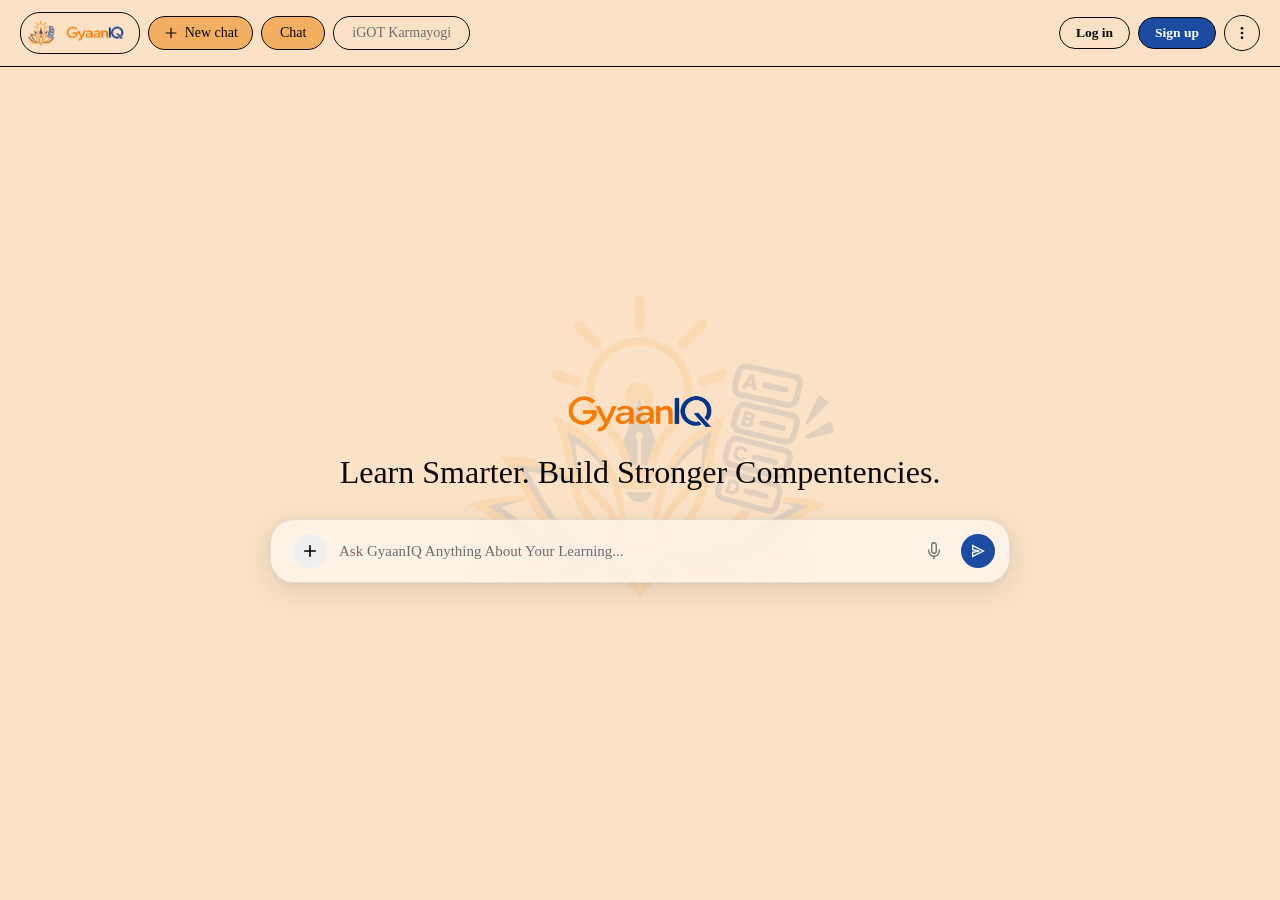
<file: index.html>
<!DOCTYPE html>
<html lang="en">

<head>
    <meta charset="UTF-8">
    <meta name="viewport" content="width=device-width, initial-scale=1, viewport-fit=cover">
    <title>GyaanIQ AI</title>
    <link rel="stylesheet" href="css/styles.css">
    <script src="js/accessibility.js"></script>
    <style>
        /* Site-wide background logo (does not touch existing theme colors) */
        body::before {
            content: "";
            position: fixed;
            inset: 0;
            z-index: -1;
            background: url("logo.png") center center / min(60vw, 500px) auto no-repeat;
            opacity: 0.10;
            pointer-events: none;
        }
    </style>
</head>

<body>


    <div class="main">
        <div class="topbar">
            <div class="toggle">

                <div class="profile-popup-wrapper">
                    <div class="user" id="user-chip" role="button" aria-haspopup="true" aria-expanded="false"
                        tabindex="0" title="View profile">
                        <img class="avatar" id="avatar-el" src="logo.png" alt="GyaanIQ logo">
                        <div>
                            <img class="title-logo" id="title-logo" src="title.png" alt="GyaanIQ AI">
                        </div>
                    </div>

                    <!-- Profile Popup -->
                    <div class="profile-popup hidden" id="profile-popup" role="dialog" aria-label="Profile">
                        <!-- Logged-in view -->
                        <div class="profile-popup-loggedin auth-logged-in-only">
                            <div class="profile-popup-avatar" id="popup-avatar-initials"></div>
                            <div class="profile-popup-info">
                                <span class="profile-popup-name" id="popup-name"></span>
                                <span class="profile-popup-email" id="popup-email"></span>
                            </div>
                            <div class="profile-popup-divider"></div>
                            <button type="button" class="profile-popup-action" id="popup-logout-btn">
                                <svg width="15" height="15" viewBox="0 0 24 24" fill="none" stroke="currentColor"
                                    stroke-width="2">
                                    <path d="M9 21H5a2 2 0 0 1-2-2V5a2 2 0 0 1 2-2h4" />
                                    <polyline points="16 17 21 12 16 7" />
                                    <line x1="21" y1="12" x2="9" y2="12" />
                                </svg>
                                Log out
                            </button>
                        </div>
                        <!-- Logged-out view -->
                        <div class="profile-popup-loggedout auth-logged-out-only">
                            <svg class="profile-popup-guest-icon" viewBox="0 0 24 24" fill="none" stroke="currentColor"
                                stroke-width="1.5">
                                <circle cx="12" cy="8" r="4" />
                                <path d="M4 20c0-4 3.6-7 8-7s8 3 8 7" />
                            </svg>
                            <p class="profile-popup-guest-text">You're not logged in</p>
                            <p class="profile-popup-guest-sub">Sign in to access your profile and history</p>
                            <button type="button" class="profile-popup-login-btn" id="popup-login-btn">Log in</button>
                            <button type="button" class="profile-popup-signup-btn" id="popup-signup-btn">Create
                                account</button>
                        </div>
                    </div>
                </div>
                <div class="nav-item active">
                    <svg class="icon" viewBox="0 0 24 24" fill="none" stroke="currentColor" stroke-width="1.8">
                        <path d="M12 4v16m8-8H4" />
                    </svg>
                    New chat
                </div>
                <a href="index.html" class="active" data-tab="chat">Chat</a>
                <a class="auth-logged-in-only" href="progress.html" data-tab="Progress">Progress</a>
                <a class="auth-logged-in-only" href="previous-pdf.html" data-tab="Previous_Pdf">My Materials</a>
                <a class="auth-logged-in-only" href="history.html" data-tab="History">History</a>
                <a class="auth-logged-in-only" href="competency.html" data-tab="Competency">Competency</a>
                <a href="https://igotkarmayogi.gov.in/#/" target="_blank" rel="noopener" class="nav-item"
                    data-tab="iGOT Karmayogi">iGOT Karmayogi</a>

            </div>
            <div class="topbar-right">
                <button type="button" class="auth-btn login-btn auth-logged-out-only" id="login-btn">Log in</button>
                <button type="button" class="auth-btn signup-btn auth-logged-out-only" id="signup-btn">Sign up</button>

                <div class="dropdown-wrap">
                    <button type="button" class="top-icon-link" aria-label="Options menu" aria-haspopup="true"
                        aria-expanded="false" id="list-btn" title="Options & Course Progress">
                        <svg class="icon three-dots-icon" viewBox="0 0 24 24" fill="currentColor">
                            <circle cx="12" cy="5" r="2" />
                            <circle cx="12" cy="12" r="2" />
                            <circle cx="12" cy="19" r="2" />
                        </svg>
                    </button>
                    <div class="dropdown-menu" id="list-menu" role="menu">
                        <!-- Success / Progress Bar Section -->
                        <div class="menu-progress-card auth-logged-in-only">
                            <div class="menu-progress-header">
                                <div class="progress-title-wrap">
                                    <svg class="progress-icon" viewBox="0 0 20 20" fill="currentColor">
                                        <path fill-rule="evenodd"
                                            d="M10 18a8 8 0 100-16 8 8 0 000 16zm3.707-9.293a1 1 0 00-1.414-1.414L9 10.586 7.707 9.293a1 1 0 00-1.414 1.414l2 2a1 1 0 001.414 0l4-4z"
                                            clip-rule="evenodd" />
                                    </svg>
                                    <span class="progress-title">Course Progress</span>
                                </div>
                                <span class="progress-percent" id="course-progress-val">78%</span>
                            </div>
                            <div class="progress-bar-wrapper">
                                <div class="progress-bar-track" role="progressbar" aria-valuenow="78" aria-valuemin="0"
                                    aria-valuemax="100" aria-label="Course completion progress">
                                    <div class="progress-bar-fill" style="width: 78%;">
                                        <div class="progress-shimmer"></div>
                                    </div>
                                </div>
                            </div>
                            <div class="progress-meta">
                                <span class="progress-modules">14 of 18 Modules</span>
                                <span class="progress-tag">On Track 🎯</span>
                            </div>
                        </div>

                        <div class="dropdown-items-group">
                            <a href="profile.html" class="dropdown-item auth-logged-in-only" id="menu-profile-item"
                                role="menuitem">
                                <svg class="item-icon" viewBox="0 0 24 24" fill="none" stroke="currentColor"
                                    stroke-width="1.8">
                                    <path d="M20 21v-2a4 4 0 0 0-4-4H8a4 4 0 0 0-4 4v2" />
                                    <circle cx="12" cy="7" r="4" />
                                </svg>
                                <span>Profile</span>
                            </a>
                            <div class="dropdown-item auth-logged-in-only" id="menu-pinned-btn" role="menuitem">
                                <svg class="item-icon" viewBox="0 0 24 24" fill="none" stroke="currentColor"
                                    stroke-width="1.8">
                                    <line x1="12" y1="17" x2="12" y2="22" />
                                    <path
                                        d="M5 17h14l-1.5-3.5V5a1.5 1.5 0 0 0-1.5-1.5h-8A1.5 1.5 0 0 0 6.5 5v8.5L5 17z" />
                                </svg>
                                <span>Pinned</span>
                            </div>
                            <div class="dropdown-item auth-logged-in-only" id="menu-history-btn" role="menuitem">
                                <svg class="item-icon" viewBox="0 0 24 24" fill="none" stroke="currentColor"
                                    stroke-width="1.8">
                                    <path d="M3 12a9 9 0 1 0 9-9 9.75 9.75 0 0 0-6.74 2.74L3 8" />
                                    <path d="M3 3v5h5" />
                                    <polyline points="12 7 12 12 15 15" />
                                </svg>
                                <span>History</span>
                            </div>
                            <a href="leaderboard.html" class="dropdown-item auth-logged-in-only"
                                id="menu-leaderboard-item" role="menuitem">
                                <svg class="item-icon" viewBox="0 0 24 24" fill="none" stroke="currentColor"
                                    stroke-width="1.8">
                                    <path d="M8 21h8M12 17v4M7 4h10v4a5 5 0 0 1-10 0V4z" />
                                    <path
                                        d="M7 5H4a1 1 0 0 0-1 1v1a4 4 0 0 0 4 4M17 5h3a1 1 0 0 1 1 1v1a4 4 0 0 1-4 4" />
                                </svg>
                                <span>Leaderboard</span>
                            </a>
                            <a href="settings.html" class="dropdown-item" role="menuitem">
                                <svg class="item-icon" viewBox="0 0 24 24" fill="none" stroke="currentColor"
                                    stroke-width="1.8">
                                    <circle cx="12" cy="12" r="3" />
                                    <path
                                        d="M19.4 15a1.65 1.65 0 0 0 .33 1.82l.06.06a2 2 0 0 1 0 2.83 2 2 0 0 1-2.83 0l-.06-.06a1.65 1.65 0 0 0-1.82-.33 1.65 1.65 0 0 0-1 1.51V21a2 2 0 0 1-2 2 2 2 0 0 1-2-2v-.09A1.65 1.65 0 0 0 9 19.4a1.65 1.65 0 0 0-1.82.33l-.06.06a2 2 0 0 1-2.83 0 2 2 0 0 1 0-2.83l.06-.06a1.65 1.65 0 0 0 .33-1.82 1.65 1.65 0 0 0-1.51-1H3a2 2 0 0 1-2-2 2 2 0 0 1 2-2h.09A1.65 1.65 0 0 0 4.6 9a1.65 1.65 0 0 0-.33-1.82l-.06-.06a2 2 0 0 1 0-2.83 2 2 0 0 1 2.83 0l.06.06a1.65 1.65 0 0 0 1.82.33H9a1.65 1.65 0 0 0 1-1.51V3a2 2 0 0 1 2-2 2 2 0 0 1 2 2v.09a1.65 1.65 0 0 0 1 1.51 1.65 1.65 0 0 0 1.82-.33l.06-.06a2 2 0 0 1 2.83 0 2 2 0 0 1 0 2.83l-.06.06a1.65 1.65 0 0 0-.33 1.82V9a1.65 1.65 0 0 0 1.51 1H21a2 2 0 0 1 2 2 2 2 0 0 1-2 2h-.09a1.65 1.65 0 0 0-1.51 1z" />
                                </svg>
                                <span>Settings</span>
                            </a>
                            <div class="menu-divider auth-logged-in-only"></div>
                            <div class="dropdown-item logout auth-logged-in-only" id="menu-logout-btn" role="menuitem">
                                <svg class="item-icon" viewBox="0 0 24 24" fill="none" stroke="currentColor"
                                    stroke-width="1.8">
                                    <path d="M9 21H5a2 2 0 0 1-2-2V5a2 2 0 0 1 2-2h4" />
                                    <polyline points="16 17 21 12 16 7" />
                                    <line x1="21" y1="12" x2="9" y2="12" />
                                </svg>
                                <span>Log out</span>
                            </div>
                        </div>
                    </div>
                </div>
            </div>
        </div>

        <div class="center">
            <img class="hero-title-img" src="title.png" alt="GyaanIQ AI">
            <h1 class="agenda">
                <bold>Learn Smarter. Build Stronger Compentencies.</bold>
            </h1>
            <div class="composer-container">
                <div class="composer">
                    <input type="file" id="pdf-upload-input" accept=".pdf,application/pdf" style="display: none;">
                    <input type="file" id="image-upload-input" accept="image/*" style="display: none;">
                    <input type="file" id="word-upload-input"
                        accept=".doc,.docx,application/msword,application/vnd.openxmlformats-officedocument.wordprocessingml.document"
                        style="display: none;">

                    <div class="plus-menu-wrapper">
                        <button type="button" class="circle-btn plus-btn" id="attach-pdf-btn" title="Attach"
                            aria-label="Attach file" aria-haspopup="true" aria-expanded="false">
                            <svg width="18" height="18" viewBox="0 0 24 24" fill="none" stroke="currentColor"
                                stroke-width="2.2" stroke-linecap="round">
                                <line x1="12" y1="5" x2="12" y2="19" />
                                <line x1="5" y1="12" x2="19" y2="12" />
                            </svg>
                        </button>
                        <div class="plus-popup-menu hidden" id="plus-popup-menu" role="menu">
                            <button type="button" class="plus-menu-item" id="upload-pdf-option" role="menuitem">
                                <svg width="16" height="16" viewBox="0 0 24 24" fill="none" stroke="currentColor"
                                    stroke-width="2">
                                    <path d="M14 2H6a2 2 0 0 0-2 2v16a2 2 0 0 0 2 2h12a2 2 0 0 0 2-2V8z" />
                                    <polyline points="14 2 14 8 20 8" />
                                </svg>
                                Upload PDF
                            </button>
                            <button type="button" class="plus-menu-item" id="upload-image-option" role="menuitem">
                                <svg width="16" height="16" viewBox="0 0 24 24" fill="none" stroke="currentColor"
                                    stroke-width="2">
                                    <rect x="3" y="3" width="18" height="18" rx="2" ry="2" />
                                    <circle cx="8.5" cy="8.5" r="1.5" />
                                    <polyline points="21 15 16 10 5 21" />
                                </svg>
                                Upload Image
                            </button>
                            <button type="button" class="plus-menu-item" id="upload-word-option" role="menuitem">
                                <svg width="16" height="16" viewBox="0 0 24 24" fill="none" stroke="currentColor"
                                    stroke-width="2">
                                    <path d="M14 2H6a2 2 0 0 0-2 2v16a2 2 0 0 0 2 2h12a2 2 0 0 0 2-2V8z" />
                                    <polyline points="14 2 14 8 20 8" />
                                </svg>
                                Upload Word
                            </button>
                        </div>
                    </div>

                    <input type="text" id="prompt-input" placeholder="Ask GyaanIQ Anything About Your Learning...">

                    <button class="circle-btn mic" id="mic-btn" aria-label="Voice input">
                        <svg width="18" height="18" viewBox="0 0 24 24" fill="none" stroke="currentColor"
                            stroke-width="1.8">
                            <path d="M12 1a3 3 0 0 0-3 3v8a3 3 0 0 0 6 0V4a3 3 0 0 0-3-3z" />
                            <path d="M19 10v2a7 7 0 0 1-14 0v-2M12 19v4" />
                        </svg>
                    </button>
                    <button class="circle-btn send" id="send-btn" aria-label="Send message">
                        <svg width="16" height="16" viewBox="0 0 24 24" fill="none" stroke="currentColor"
                            stroke-width="2">
                            <path d="M4 20l16-8L4 4v6l10 2-10 2z" />
                        </svg>
                    </button>
                </div>
            </div>
        </div>
    </div>


    <!-- Auth Modal (Login & Signup) -->
    <div class="auth-modal-overlay" id="auth-modal" aria-hidden="true" role="dialog" aria-modal="true">
        <div class="auth-modal-card">
            <button type="button" class="auth-modal-close" id="auth-modal-close"
                aria-label="Close dialog">&times;</button>
            <div class="auth-modal-header">
                <div class="auth-tabs">
                    <button type="button" class="auth-tab-btn active" id="tab-login" data-auth-tab="login">Log
                        in</button>
                    <button type="button" class="auth-tab-btn" id="tab-signup" data-auth-tab="signup">Sign up</button>
                </div>
            </div>

            <!-- Login Form -->
            <form class="auth-form" id="form-login">
                <div class="auth-form-group">
                    <label for="login-email">Email or Username</label>
                    <input type="text" id="login-email" class="auth-input" placeholder="name@domain.com" required
                        autocomplete="username">
                </div>
                <div class="auth-form-group">
                    <label for="login-password">Password</label>
                    <input type="password" id="login-password" class="auth-input" placeholder="••••••••" required
                        autocomplete="current-password">
                </div>
                <button type="submit" class="auth-submit-btn">Log in to GyaanIQ</button>
            </form>

            <!-- Signup Form -->
            <form class="auth-form hidden" id="form-signup">
                <div class="auth-form-group">
                    <label for="signup-name">Full Name</label>
                    <input type="text" id="signup-name" class="auth-input" placeholder="Enter your full name"
                        autocomplete="name">
                </div>
                <div class="auth-form-group">
                    <label for="signup-email">Email Address</label>
                    <input type="email" id="signup-email" class="auth-input" placeholder="name@domain.com" required
                        autocomplete="email">
                </div>
                <div class="auth-form-group">
                    <label for="signup-password">Create Password</label>
                    <input type="password" id="signup-password" class="auth-input" placeholder="At least 8 characters"
                        required autocomplete="new-password">
                </div>
                <button type="submit" class="auth-submit-btn">Create Account</button>
            </form>
        </div>
    </div>

    <script src="js/app.js"></script>
    <script>
        // Wire up Upload Image / Upload Word options (mirrors the existing Upload PDF pattern).
        // If js/app.js already binds these same IDs, remove this block to avoid double-binding.
        document.getElementById('upload-image-option')?.addEventListener('click', function () {
            document.getElementById('image-upload-input').click();
            document.getElementById('plus-popup-menu')?.classList.add('hidden');
        });
        document.getElementById('upload-word-option')?.addEventListener('click', function () {
            document.getElementById('word-upload-input').click();
            document.getElementById('plus-popup-menu')?.classList.add('hidden');
        });
        document.getElementById('image-upload-input')?.addEventListener('change', function (e) {
            const file = e.target.files && e.target.files[0];
            if (file) {
                console.log('Image selected:', file.name);
                // TODO: hook into your existing upload/preview logic here
            }
        });
        document.getElementById('word-upload-input')?.addEventListener('change', function (e) {
            const file = e.target.files && e.target.files[0];
            if (file) {
                console.log('Word file selected:', file.name);
                // TODO: hook into your existing upload/preview logic here
            }
        });
    </script>
</body>

</html>
</file>
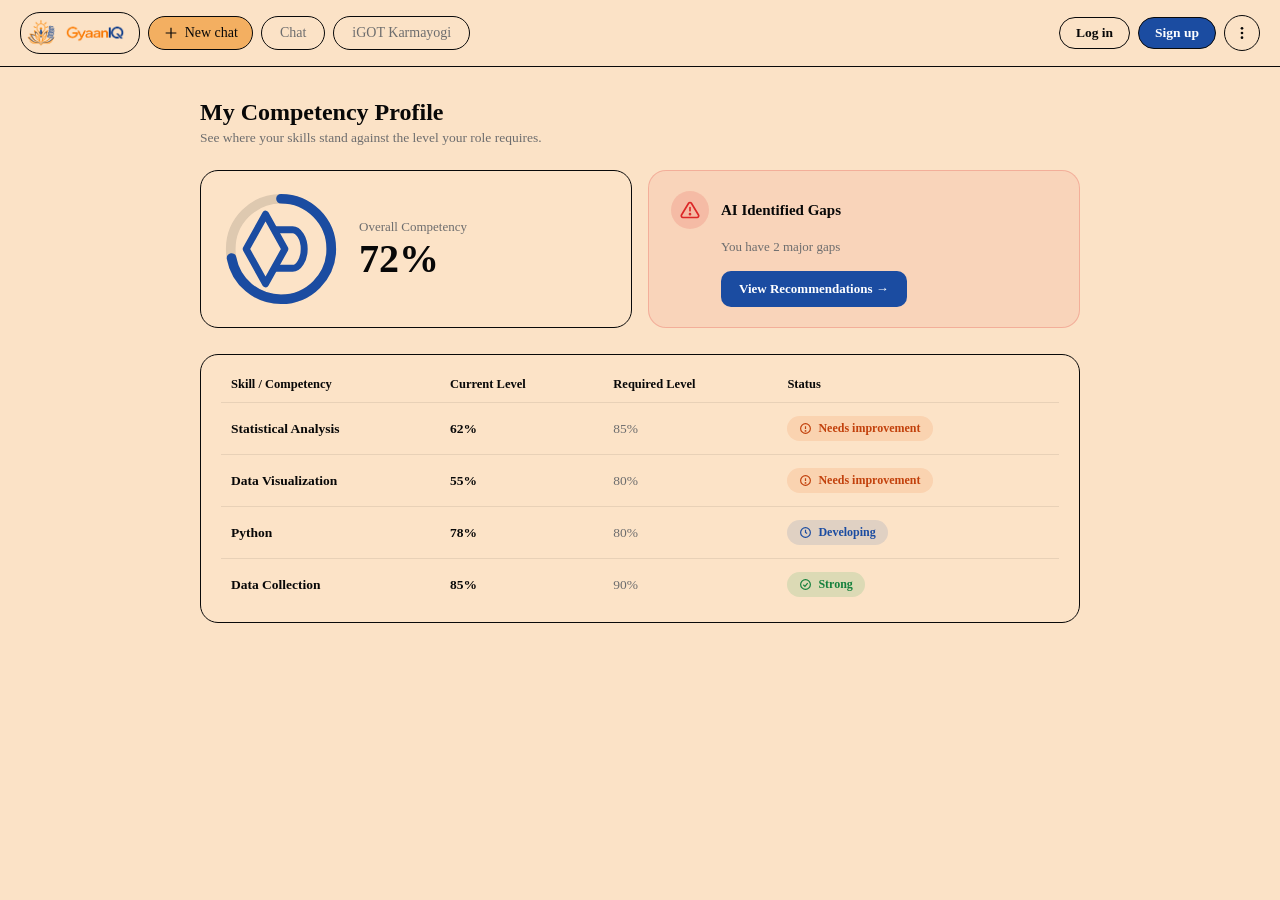
<file: competency.html>
<!DOCTYPE html>
<html lang="en">

<head>
    <meta charset="UTF-8">
    <meta name="viewport" content="width=device-width, initial-scale=1, viewport-fit=cover">
    <title>GyaanIQ AI — Competency</title>
    <link rel="stylesheet" href="css/styles.css">
    <script src="js/accessibility.js"></script>
</head>

<body>


    <div class="main">
        <div class="topbar">
            <div class="toggle">

                <div class="profile-popup-wrapper">
                    <div class="user" id="user-chip" role="button" aria-haspopup="true" aria-expanded="false"
                        tabindex="0" title="View profile">
                        <img class="avatar" id="avatar-el" src="logo.png" alt="GyaanIQ logo">
                        <div>
                            <img class="title-logo" id="title-logo" src="title.png" alt="GyaanIQ AI">
                        </div>
                    </div>

                    <!-- Profile Popup -->
                    <div class="profile-popup hidden" id="profile-popup" role="dialog" aria-label="Profile">
                        <!-- Logged-in view -->
                        <div class="profile-popup-loggedin auth-logged-in-only">
                            <div class="profile-popup-avatar" id="popup-avatar-initials"></div>
                            <div class="profile-popup-info">
                                <span class="profile-popup-name" id="popup-name"></span>
                                <span class="profile-popup-email" id="popup-email"></span>
                            </div>
                            <div class="profile-popup-divider"></div>
                            <button type="button" class="profile-popup-action" id="popup-logout-btn">
                                <svg width="15" height="15" viewBox="0 0 24 24" fill="none" stroke="currentColor"
                                    stroke-width="2">
                                    <path d="M9 21H5a2 2 0 0 1-2-2V5a2 2 0 0 1 2-2h4" />
                                    <polyline points="16 17 21 12 16 7" />
                                    <line x1="21" y1="12" x2="9" y2="12" />
                                </svg>
                                Log out
                            </button>
                        </div>
                        <!-- Logged-out view -->
                        <div class="profile-popup-loggedout auth-logged-out-only">
                            <svg class="profile-popup-guest-icon" viewBox="0 0 24 24" fill="none" stroke="currentColor"
                                stroke-width="1.5">
                                <circle cx="12" cy="8" r="4" />
                                <path d="M4 20c0-4 3.6-7 8-7s8 3 8 7" />
                            </svg>
                            <p class="profile-popup-guest-text">You're not logged in</p>
                            <p class="profile-popup-guest-sub">Sign in to access your profile and history</p>
                            <button type="button" class="profile-popup-login-btn" id="popup-login-btn">Log in</button>
                            <button type="button" class="profile-popup-signup-btn" id="popup-signup-btn">Create
                                account</button>
                        </div>
                    </div>
                </div>
                <div class="nav-item active">
                    <svg class="icon" viewBox="0 0 24 24" fill="none" stroke="currentColor" stroke-width="1.8">
                        <path d="M12 4v16m8-8H4" />
                    </svg>
                    New chat
                </div>
                <a href="index.html" data-tab="chat">Chat</a>
                <a class="auth-logged-in-only" href="progress.html" data-tab="Progress">Progress</a>
               
                <a class="auth-logged-in-only" href="previous-pdf.html" data-tab="Previous_Pdf">My Materials</a>
                <a class="auth-logged-in-only" href="history.html" data-tab="History">History</a>
                 <a class="auth-logged-in-only active" href="competency.html" data-tab="Competency">Competency</a>
                <a href="https://igotkarmayogi.gov.in/#/" target="_blank" rel="noopener" class="nav-item"
                    data-tab="iGOT Karmayogi">iGOT Karmayogi</a>

            </div>
            <div class="topbar-right">
                <button type="button" class="auth-btn login-btn auth-logged-out-only" id="login-btn">Log in</button>
                <button type="button" class="auth-btn signup-btn auth-logged-out-only" id="signup-btn">Sign up</button>

                <div class="dropdown-wrap">
                    <button type="button" class="top-icon-link" aria-label="Options menu" aria-haspopup="true"
                        aria-expanded="false" id="list-btn" title="Options & Course Progress">
                        <svg class="icon three-dots-icon" viewBox="0 0 24 24" fill="currentColor">
                            <circle cx="12" cy="5" r="2" />
                            <circle cx="12" cy="12" r="2" />
                            <circle cx="12" cy="19" r="2" />
                        </svg>
                    </button>
                    <div class="dropdown-menu" id="list-menu" role="menu">
                        <!-- Success / Progress Bar Section -->
                        <div class="menu-progress-card auth-logged-in-only">
                            <div class="menu-progress-header">
                                <div class="progress-title-wrap">
                                    <svg class="progress-icon" viewBox="0 0 20 20" fill="currentColor">
                                        <path fill-rule="evenodd"
                                            d="M10 18a8 8 0 100-16 8 8 0 000 16zm3.707-9.293a1 1 0 00-1.414-1.414L9 10.586 7.707 9.293a1 1 0 00-1.414 1.414l2 2a1 1 0 001.414 0l4-4z"
                                            clip-rule="evenodd" />
                                    </svg>
                                    <span class="progress-title">Course Progress</span>
                                </div>
                                <span class="progress-percent" id="course-progress-val">78%</span>
                            </div>
                            <div class="progress-bar-wrapper">
                                <div class="progress-bar-track" role="progressbar" aria-valuenow="78" aria-valuemin="0"
                                    aria-valuemax="100" aria-label="Course completion progress">
                                    <div class="progress-bar-fill" style="width: 78%;">
                                        <div class="progress-shimmer"></div>
                                    </div>
                                </div>
                            </div>
                            <div class="progress-meta">
                                <span class="progress-modules">14 of 18 Modules</span>
                                <span class="progress-tag">On Track 🎯</span>
                            </div>
                        </div>

                        <div class="dropdown-items-group">
                            <a href="profile.html" class="dropdown-item auth-logged-in-only" id="menu-profile-item"
                                role="menuitem">
                                <svg class="item-icon" viewBox="0 0 24 24" fill="none" stroke="currentColor"
                                    stroke-width="1.8">
                                    <path d="M20 21v-2a4 4 0 0 0-4-4H8a4 4 0 0 0-4 4v2" />
                                    <circle cx="12" cy="7" r="4" />
                                </svg>
                                <span>Profile</span>
                            </a>
                            <div class="dropdown-item auth-logged-in-only" id="menu-pinned-btn" role="menuitem">
                                <svg class="item-icon" viewBox="0 0 24 24" fill="none" stroke="currentColor"
                                    stroke-width="1.8">
                                    <line x1="12" y1="17" x2="12" y2="22" />
                                    <path
                                        d="M5 17h14l-1.5-3.5V5a1.5 1.5 0 0 0-1.5-1.5h-8A1.5 1.5 0 0 0 6.5 5v8.5L5 17z" />
                                </svg>
                                <span>Pinned</span>
                            </div>
                            <div class="dropdown-item auth-logged-in-only" id="menu-history-btn" role="menuitem">
                                <svg class="item-icon" viewBox="0 0 24 24" fill="none" stroke="currentColor"
                                    stroke-width="1.8">
                                    <path d="M3 12a9 9 0 1 0 9-9 9.75 9.75 0 0 0-6.74 2.74L3 8" />
                                    <path d="M3 3v5h5" />
                                    <polyline points="12 7 12 12 15 15" />
                                </svg>
                                <span>History</span>
                            </div>
                            <a href="leaderboard.html" class="dropdown-item auth-logged-in-only" id="menu-leaderboard-item" role="menuitem">
                                <svg class="item-icon" viewBox="0 0 24 24" fill="none" stroke="currentColor"
                                    stroke-width="1.8">
                                    <path d="M8 21h8M12 17v4M7 4h10v4a5 5 0 0 1-10 0V4z" />
                                    <path d="M7 5H4a1 1 0 0 0-1 1v1a4 4 0 0 0 4 4M17 5h3a1 1 0 0 1 1 1v1a4 4 0 0 1-4 4" />
                                </svg>
                                <span>Leaderboard</span>
                            </a>
                            <a href="settings.html" class="dropdown-item" role="menuitem">
                                <svg class="item-icon" viewBox="0 0 24 24" fill="none" stroke="currentColor"
                                    stroke-width="1.8">
                                    <circle cx="12" cy="12" r="3" />
                                    <path
                                        d="M19.4 15a1.65 1.65 0 0 0 .33 1.82l.06.06a2 2 0 0 1 0 2.83 2 2 0 0 1-2.83 0l-.06-.06a1.65 1.65 0 0 0-1.82-.33 1.65 1.65 0 0 0-1 1.51V21a2 2 0 0 1-2 2 2 2 0 0 1-2-2v-.09A1.65 1.65 0 0 0 9 19.4a1.65 1.65 0 0 0-1.82.33l-.06.06a2 2 0 0 1-2.83 0 2 2 0 0 1 0-2.83l.06-.06a1.65 1.65 0 0 0 .33-1.82 1.65 1.65 0 0 0-1.51-1H3a2 2 0 0 1-2-2 2 2 0 0 1 2-2h.09A1.65 1.65 0 0 0 4.6 9a1.65 1.65 0 0 0-.33-1.82l-.06-.06a2 2 0 0 1 0-2.83 2 2 0 0 1 2.83 0l.06.06a1.65 1.65 0 0 0 1.82.33H9a1.65 1.65 0 0 0 1-1.51V3a2 2 0 0 1 2-2 2 2 0 0 1 2 2v.09a1.65 1.65 0 0 0 1 1.51 1.65 1.65 0 0 0 1.82-.33l.06-.06a2 2 0 0 1 2.83 0 2 2 0 0 1 0 2.83l-.06.06a1.65 1.65 0 0 0-.33 1.82V9a1.65 1.65 0 0 0 1.51 1H21a2 2 0 0 1 2 2 2 2 0 0 1-2 2h-.09a1.65 1.65 0 0 0-1.51 1z" />
                                </svg>
                                <span>Settings</span>
                            </a>
                            <div class="menu-divider auth-logged-in-only"></div>
                            <div class="dropdown-item logout auth-logged-in-only" id="menu-logout-btn" role="menuitem">
                                <svg class="item-icon" viewBox="0 0 24 24" fill="none" stroke="currentColor"
                                    stroke-width="1.8">
                                    <path d="M9 21H5a2 2 0 0 1-2-2V5a2 2 0 0 1 2-2h4" />
                                    <polyline points="16 17 21 12 16 7" />
                                    <line x1="21" y1="12" x2="9" y2="12" />
                                </svg>
                                <span>Log out</span>
                            </div>
                        </div>
                    </div>
                </div>
            </div>
        </div>


        <div class="page-wrap">
            <div class="page-inner wide">
                <div class="page-header">
                    <h1 class="page-title">My Competency Profile</h1>
                    <p class="page-subtitle">See where your skills stand against the level your role requires.</p>
                </div>

                <div class="comp-top">
                    <div class="comp-card comp-overall">
                        <div class="comp-ring">
                            <svg viewBox="0 0 120 120" aria-hidden="true">
                                <circle class="comp-ring-track" cx="60" cy="60" r="52" />
                                <circle class="comp-ring-fill" cx="60" cy="60" r="52" />
                            </svg>
                            <div class="comp-ring-icon">
                                <svg width="26" height="26" viewBox="0 0 24 24" fill="none" stroke="currentColor" stroke-width="1.8" stroke-linecap="round" stroke-linejoin="round">
                                    <path d="M12 3l9 5-9 5-9-5 9-5z"/>
                                    <path d="M7 10.5V15c0 1.5 2.2 3 5 3s5-1.5 5-3v-4.5"/>
                                </svg>
                            </div>
                        </div>
                        <div>
                            <p class="comp-overall-label">Overall Competency</p>
                            <p class="comp-overall-value">72%</p>
                        </div>
                    </div>

                    <div class="comp-card comp-gap-card">
                        <div class="comp-gap-head">
                            <div class="comp-gap-icon">
                                <svg width="20" height="20" viewBox="0 0 24 24" fill="none" stroke="currentColor" stroke-width="2" stroke-linecap="round" stroke-linejoin="round">
                                    <path d="M10.3 3.9L1.8 18a2 2 0 0 0 1.7 3h17a2 2 0 0 0 1.7-3L13.7 3.9a2 2 0 0 0-3.4 0z"/>
                                    <line x1="12" y1="9" x2="12" y2="13"/>
                                    <circle cx="12" cy="17" r="0.6" fill="currentColor"/>
                                </svg>
                            </div>
                            <p class="comp-gap-title">AI Identified Gaps</p>
                        </div>
                        <p class="comp-gap-sub">You have 2 major gaps</p>
                        <a href="index.html" class="comp-cta">View Recommendations &rarr;</a>
                    </div>
                </div>

                <div class="comp-table-wrap">
                    <table class="comp-table">
                        <thead>
                            <tr>
                                <th>Skill / Competency</th>
                                <th>Current Level</th>
                                <th>Required Level</th>
                                <th>Status</th>
                            </tr>
                        </thead>
                        <tbody>
                            <tr>
                                <td class="skill">Statistical Analysis</td>
                                <td class="current">62%</td>
                                <td>85%</td>
                                <td><span class="comp-status needs"><svg width="13" height="13" viewBox="0 0 24 24" fill="none" stroke="currentColor" stroke-width="2.2"><circle cx="12" cy="12" r="9"/><line x1="12" y1="8" x2="12" y2="13"/><circle cx="12" cy="16.5" r="0.6" fill="currentColor"/></svg>Needs improvement</span></td>
                            </tr>
                            <tr>
                                <td class="skill">Data Visualization</td>
                                <td class="current">55%</td>
                                <td>80%</td>
                                <td><span class="comp-status needs"><svg width="13" height="13" viewBox="0 0 24 24" fill="none" stroke="currentColor" stroke-width="2.2"><circle cx="12" cy="12" r="9"/><line x1="12" y1="8" x2="12" y2="13"/><circle cx="12" cy="16.5" r="0.6" fill="currentColor"/></svg>Needs improvement</span></td>
                            </tr>
                            <tr>
                                <td class="skill">Python</td>
                                <td class="current">78%</td>
                                <td>80%</td>
                                <td><span class="comp-status developing"><svg width="13" height="13" viewBox="0 0 24 24" fill="none" stroke="currentColor" stroke-width="2.2"><circle cx="12" cy="12" r="9"/><polyline points="12 7 12 12 15 14"/></svg>Developing</span></td>
                            </tr>
                            <tr>
                                <td class="skill">Data Collection</td>
                                <td class="current">85%</td>
                                <td>90%</td>
                                <td><span class="comp-status strong"><svg width="13" height="13" viewBox="0 0 24 24" fill="none" stroke="currentColor" stroke-width="2.2"><circle cx="12" cy="12" r="9"/><polyline points="8 12.5 11 15.5 16 9.5"/></svg>Strong</span></td>
                            </tr>
                        </tbody>
                    </table>
                </div>
            </div>
        </div>
    </div>


    <!-- Auth Modal (Login & Signup) -->
    <div class="auth-modal-overlay" id="auth-modal" aria-hidden="true" role="dialog" aria-modal="true">
        <div class="auth-modal-card">
            <button type="button" class="auth-modal-close" id="auth-modal-close"
                aria-label="Close dialog">&times;</button>
            <div class="auth-modal-header">
                <div class="auth-tabs">
                    <button type="button" class="auth-tab-btn active" id="tab-login" data-auth-tab="login">Log
                        in</button>
                    <button type="button" class="auth-tab-btn" id="tab-signup" data-auth-tab="signup">Sign up</button>
                </div>
            </div>

            <!-- Login Form -->
            <form class="auth-form" id="form-login">
                <div class="auth-form-group">
                    <label for="login-email">Email or Username</label>
                    <input type="text" id="login-email" class="auth-input" placeholder="name@domain.com" required
                        autocomplete="username">
                </div>
                <div class="auth-form-group">
                    <label for="login-password">Password</label>
                    <input type="password" id="login-password" class="auth-input" placeholder="••••••••" required
                        autocomplete="current-password">
                </div>
                <button type="submit" class="auth-submit-btn">Log in to GyaanIQ</button>
            </form>

            <!-- Signup Form -->
            <form class="auth-form hidden" id="form-signup">
                <div class="auth-form-group">
                    <label for="signup-name">Full Name</label>
                    <input type="text" id="signup-name" class="auth-input" placeholder="Enter your full name"
                        autocomplete="name">
                </div>
                <div class="auth-form-group">
                    <label for="signup-email">Email Address</label>
                    <input type="email" id="signup-email" class="auth-input" placeholder="name@domain.com" required
                        autocomplete="email">
                </div>
                <div class="auth-form-group">
                    <label for="signup-password">Create Password</label>
                    <input type="password" id="signup-password" class="auth-input" placeholder="At least 8 characters"
                        required autocomplete="new-password">
                </div>
                <button type="submit" class="auth-submit-btn">Create Account</button>
            </form>
        </div>
    </div>

    <script src="js/app.js"></script>
</body>

</html>
</file>
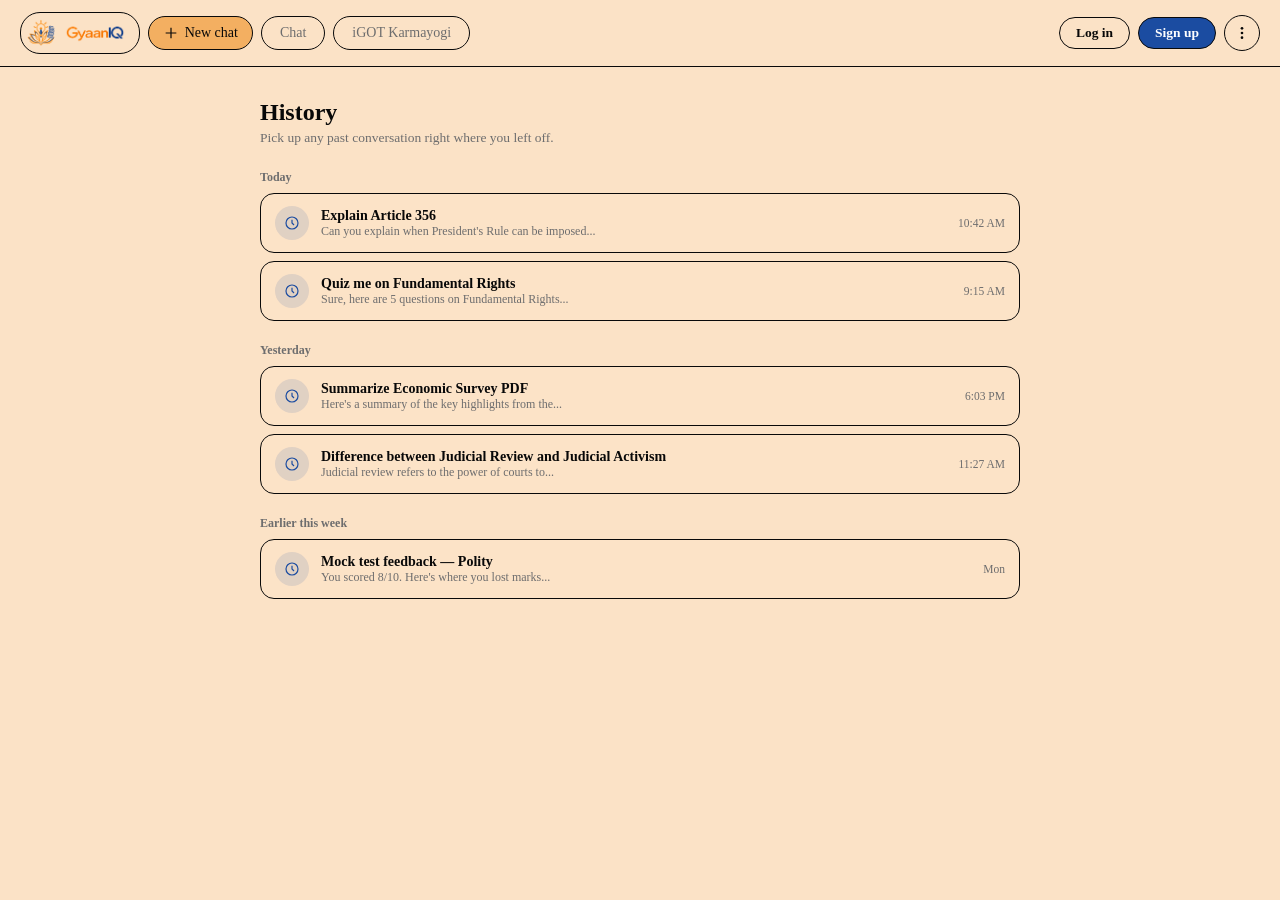
<file: history.html>
<!DOCTYPE html>
<html lang="en">

<head>
    <meta charset="UTF-8">
    <meta name="viewport" content="width=device-width, initial-scale=1, viewport-fit=cover">
    <title>GyaanIQ AI — History</title>
    <link rel="stylesheet" href="css/styles.css">
    <script src="js/accessibility.js"></script>
</head>

<body>


    <div class="main">
        <div class="topbar">
            <div class="toggle">

                <div class="profile-popup-wrapper">
                    <div class="user" id="user-chip" role="button" aria-haspopup="true" aria-expanded="false"
                        tabindex="0" title="View profile">
                        <img class="avatar" id="avatar-el" src="logo.png" alt="GyaanIQ logo">
                        <div>
                            <img class="title-logo" id="title-logo" src="title.png" alt="GyaanIQ AI">
                        </div>
                    </div>

                    <!-- Profile Popup -->
                    <div class="profile-popup hidden" id="profile-popup" role="dialog" aria-label="Profile">
                        <!-- Logged-in view -->
                        <div class="profile-popup-loggedin auth-logged-in-only">
                            <div class="profile-popup-avatar" id="popup-avatar-initials"></div>
                            <div class="profile-popup-info">
                                <span class="profile-popup-name" id="popup-name"></span>
                                <span class="profile-popup-email" id="popup-email"></span>
                            </div>
                            <div class="profile-popup-divider"></div>
                            <button type="button" class="profile-popup-action" id="popup-logout-btn">
                                <svg width="15" height="15" viewBox="0 0 24 24" fill="none" stroke="currentColor"
                                    stroke-width="2">
                                    <path d="M9 21H5a2 2 0 0 1-2-2V5a2 2 0 0 1 2-2h4" />
                                    <polyline points="16 17 21 12 16 7" />
                                    <line x1="21" y1="12" x2="9" y2="12" />
                                </svg>
                                Log out
                            </button>
                        </div>
                        <!-- Logged-out view -->
                        <div class="profile-popup-loggedout auth-logged-out-only">
                            <svg class="profile-popup-guest-icon" viewBox="0 0 24 24" fill="none" stroke="currentColor"
                                stroke-width="1.5">
                                <circle cx="12" cy="8" r="4" />
                                <path d="M4 20c0-4 3.6-7 8-7s8 3 8 7" />
                            </svg>
                            <p class="profile-popup-guest-text">You're not logged in</p>
                            <p class="profile-popup-guest-sub">Sign in to access your profile and history</p>
                            <button type="button" class="profile-popup-login-btn" id="popup-login-btn">Log in</button>
                            <button type="button" class="profile-popup-signup-btn" id="popup-signup-btn">Create
                                account</button>
                        </div>
                    </div>
                </div>
                <div class="nav-item active">
                    <svg class="icon" viewBox="0 0 24 24" fill="none" stroke="currentColor" stroke-width="1.8">
                        <path d="M12 4v16m8-8H4" />
                    </svg>
                    New chat
                </div>
                <a href="index.html" data-tab="chat">Chat</a>
                <a class="auth-logged-in-only" href="progress.html" data-tab="Progress">Progress</a>
               
                <a class="auth-logged-in-only" href="previous-pdf.html" data-tab="Previous_Pdf">My Materials</a>
                <a href="history.html" class="active auth-logged-in-only" data-tab="History">History</a>
                 <a class="auth-logged-in-only" href="competency.html" data-tab="Competency">Competency</a>
                <a href="https://igotkarmayogi.gov.in/#/" target="_blank" rel="noopener" class="nav-item"
                    data-tab="iGOT Karmayogi">iGOT Karmayogi</a>

            </div>
            <div class="topbar-right">
                <button type="button" class="auth-btn login-btn auth-logged-out-only" id="login-btn">Log in</button>
                <button type="button" class="auth-btn signup-btn auth-logged-out-only" id="signup-btn">Sign up</button>

                <div class="dropdown-wrap">
                    <button type="button" class="top-icon-link" aria-label="Options menu" aria-haspopup="true"
                        aria-expanded="false" id="list-btn" title="Options & Course Progress">
                        <svg class="icon three-dots-icon" viewBox="0 0 24 24" fill="currentColor">
                            <circle cx="12" cy="5" r="2" />
                            <circle cx="12" cy="12" r="2" />
                            <circle cx="12" cy="19" r="2" />
                        </svg>
                    </button>
                    <div class="dropdown-menu" id="list-menu" role="menu">
                        <!-- Success / Progress Bar Section -->
                        <div class="menu-progress-card auth-logged-in-only">
                            <div class="menu-progress-header">
                                <div class="progress-title-wrap">
                                    <svg class="progress-icon" viewBox="0 0 20 20" fill="currentColor">
                                        <path fill-rule="evenodd"
                                            d="M10 18a8 8 0 100-16 8 8 0 000 16zm3.707-9.293a1 1 0 00-1.414-1.414L9 10.586 7.707 9.293a1 1 0 00-1.414 1.414l2 2a1 1 0 001.414 0l4-4z"
                                            clip-rule="evenodd" />
                                    </svg>
                                    <span class="progress-title">Course Progress</span>
                                </div>
                                <span class="progress-percent" id="course-progress-val">78%</span>
                            </div>
                            <div class="progress-bar-wrapper">
                                <div class="progress-bar-track" role="progressbar" aria-valuenow="78" aria-valuemin="0"
                                    aria-valuemax="100" aria-label="Course completion progress">
                                    <div class="progress-bar-fill" style="width: 78%;">
                                        <div class="progress-shimmer"></div>
                                    </div>
                                </div>
                            </div>
                            <div class="progress-meta">
                                <span class="progress-modules">14 of 18 Modules</span>
                                <span class="progress-tag">On Track 🎯</span>
                            </div>
                        </div>

                        <div class="dropdown-items-group">
                            <a href="profile.html" class="dropdown-item auth-logged-in-only" id="menu-profile-item"
                                role="menuitem">
                                <svg class="item-icon" viewBox="0 0 24 24" fill="none" stroke="currentColor"
                                    stroke-width="1.8">
                                    <path d="M20 21v-2a4 4 0 0 0-4-4H8a4 4 0 0 0-4 4v2" />
                                    <circle cx="12" cy="7" r="4" />
                                </svg>
                                <span>Profile</span>
                            </a>
                            <div class="dropdown-item auth-logged-in-only" id="menu-pinned-btn" role="menuitem">
                                <svg class="item-icon" viewBox="0 0 24 24" fill="none" stroke="currentColor"
                                    stroke-width="1.8">
                                    <line x1="12" y1="17" x2="12" y2="22" />
                                    <path
                                        d="M5 17h14l-1.5-3.5V5a1.5 1.5 0 0 0-1.5-1.5h-8A1.5 1.5 0 0 0 6.5 5v8.5L5 17z" />
                                </svg>
                                <span>Pinned</span>
                            </div>
                            <div class="dropdown-item auth-logged-in-only" id="menu-history-btn" role="menuitem">
                                <svg class="item-icon" viewBox="0 0 24 24" fill="none" stroke="currentColor"
                                    stroke-width="1.8">
                                    <path d="M3 12a9 9 0 1 0 9-9 9.75 9.75 0 0 0-6.74 2.74L3 8" />
                                    <path d="M3 3v5h5" />
                                    <polyline points="12 7 12 12 15 15" />
                                </svg>
                                <span>History</span>
                            </div>
                            <a href="leaderboard.html" class="dropdown-item auth-logged-in-only" id="menu-leaderboard-item" role="menuitem">
                                <svg class="item-icon" viewBox="0 0 24 24" fill="none" stroke="currentColor"
                                    stroke-width="1.8">
                                    <path d="M8 21h8M12 17v4M7 4h10v4a5 5 0 0 1-10 0V4z" />
                                    <path d="M7 5H4a1 1 0 0 0-1 1v1a4 4 0 0 0 4 4M17 5h3a1 1 0 0 1 1 1v1a4 4 0 0 1-4 4" />
                                </svg>
                                <span>Leaderboard</span>
                            </a>
                            <a href="settings.html" class="dropdown-item" role="menuitem">
                                <svg class="item-icon" viewBox="0 0 24 24" fill="none" stroke="currentColor"
                                    stroke-width="1.8">
                                    <circle cx="12" cy="12" r="3" />
                                    <path
                                        d="M19.4 15a1.65 1.65 0 0 0 .33 1.82l.06.06a2 2 0 0 1 0 2.83 2 2 0 0 1-2.83 0l-.06-.06a1.65 1.65 0 0 0-1.82-.33 1.65 1.65 0 0 0-1 1.51V21a2 2 0 0 1-2 2 2 2 0 0 1-2-2v-.09A1.65 1.65 0 0 0 9 19.4a1.65 1.65 0 0 0-1.82.33l-.06.06a2 2 0 0 1-2.83 0 2 2 0 0 1 0-2.83l.06-.06a1.65 1.65 0 0 0 .33-1.82 1.65 1.65 0 0 0-1.51-1H3a2 2 0 0 1-2-2 2 2 0 0 1 2-2h.09A1.65 1.65 0 0 0 4.6 9a1.65 1.65 0 0 0-.33-1.82l-.06-.06a2 2 0 0 1 0-2.83 2 2 0 0 1 2.83 0l.06.06a1.65 1.65 0 0 0 1.82.33H9a1.65 1.65 0 0 0 1-1.51V3a2 2 0 0 1 2-2 2 2 0 0 1 2 2v.09a1.65 1.65 0 0 0 1 1.51 1.65 1.65 0 0 0 1.82-.33l.06-.06a2 2 0 0 1 2.83 0 2 2 0 0 1 0 2.83l-.06.06a1.65 1.65 0 0 0-.33 1.82V9a1.65 1.65 0 0 0 1.51 1H21a2 2 0 0 1 2 2 2 2 0 0 1-2 2h-.09a1.65 1.65 0 0 0-1.51 1z" />
                                </svg>
                                <span>Settings</span>
                            </a>
                            <div class="menu-divider auth-logged-in-only"></div>
                            <div class="dropdown-item logout auth-logged-in-only" id="menu-logout-btn" role="menuitem">
                                <svg class="item-icon" viewBox="0 0 24 24" fill="none" stroke="currentColor"
                                    stroke-width="1.8">
                                    <path d="M9 21H5a2 2 0 0 1-2-2V5a2 2 0 0 1 2-2h4" />
                                    <polyline points="16 17 21 12 16 7" />
                                    <line x1="21" y1="12" x2="9" y2="12" />
                                </svg>
                                <span>Log out</span>
                            </div>
                        </div>
                    </div>
                </div>
            </div>
        </div>


        <div class="page-wrap">
            <div class="page-inner">
                <div class="page-header">
                    <h1 class="page-title">History</h1>
                    <p class="page-subtitle">Pick up any past conversation right where you left off.</p>
                </div>

                <div class="history-group">
                    <p class="history-group-label">Today</p>
                    <div class="history-item">
                        <div class="history-icon">
                            <svg width="16" height="16" viewBox="0 0 24 24" fill="none" stroke="currentColor" stroke-width="1.8">
                                <circle cx="12" cy="12" r="9" />
                                <polyline points="12 7 12 12 15 15" />
                            </svg>
                        </div>
                        <div class="history-text">
                            <div class="history-title">Explain Article 356</div>
                            <div class="history-preview">Can you explain when President's Rule can be imposed...</div>
                        </div>
                        <div class="history-time">10:42 AM</div>
                    </div>
                    <div class="history-item">
                        <div class="history-icon">
                            <svg width="16" height="16" viewBox="0 0 24 24" fill="none" stroke="currentColor" stroke-width="1.8">
                                <circle cx="12" cy="12" r="9" />
                                <polyline points="12 7 12 12 15 15" />
                            </svg>
                        </div>
                        <div class="history-text">
                            <div class="history-title">Quiz me on Fundamental Rights</div>
                            <div class="history-preview">Sure, here are 5 questions on Fundamental Rights...</div>
                        </div>
                        <div class="history-time">9:15 AM</div>
                    </div>
                </div>

                <div class="history-group">
                    <p class="history-group-label">Yesterday</p>
                    <div class="history-item">
                        <div class="history-icon">
                            <svg width="16" height="16" viewBox="0 0 24 24" fill="none" stroke="currentColor" stroke-width="1.8">
                                <circle cx="12" cy="12" r="9" />
                                <polyline points="12 7 12 12 15 15" />
                            </svg>
                        </div>
                        <div class="history-text">
                            <div class="history-title">Summarize Economic Survey PDF</div>
                            <div class="history-preview">Here's a summary of the key highlights from the...</div>
                        </div>
                        <div class="history-time">6:03 PM</div>
                    </div>
                    <div class="history-item">
                        <div class="history-icon">
                            <svg width="16" height="16" viewBox="0 0 24 24" fill="none" stroke="currentColor" stroke-width="1.8">
                                <circle cx="12" cy="12" r="9" />
                                <polyline points="12 7 12 12 15 15" />
                            </svg>
                        </div>
                        <div class="history-text">
                            <div class="history-title">Difference between Judicial Review and Judicial Activism</div>
                            <div class="history-preview">Judicial review refers to the power of courts to...</div>
                        </div>
                        <div class="history-time">11:27 AM</div>
                    </div>
                </div>

                <div class="history-group">
                    <p class="history-group-label">Earlier this week</p>
                    <div class="history-item">
                        <div class="history-icon">
                            <svg width="16" height="16" viewBox="0 0 24 24" fill="none" stroke="currentColor" stroke-width="1.8">
                                <circle cx="12" cy="12" r="9" />
                                <polyline points="12 7 12 12 15 15" />
                            </svg>
                        </div>
                        <div class="history-text">
                            <div class="history-title">Mock test feedback — Polity</div>
                            <div class="history-preview">You scored 8/10. Here's where you lost marks...</div>
                        </div>
                        <div class="history-time">Mon</div>
                    </div>
                </div>
            </div>
        </div>
    </div>


    <!-- Auth Modal (Login & Signup) -->
    <div class="auth-modal-overlay" id="auth-modal" aria-hidden="true" role="dialog" aria-modal="true">
        <div class="auth-modal-card">
            <button type="button" class="auth-modal-close" id="auth-modal-close"
                aria-label="Close dialog">&times;</button>
            <div class="auth-modal-header">
                <div class="auth-tabs">
                    <button type="button" class="auth-tab-btn active" id="tab-login" data-auth-tab="login">Log
                        in</button>
                    <button type="button" class="auth-tab-btn" id="tab-signup" data-auth-tab="signup">Sign up</button>
                </div>
            </div>

            <!-- Login Form -->
            <form class="auth-form" id="form-login">
                <div class="auth-form-group">
                    <label for="login-email">Email or Username</label>
                    <input type="text" id="login-email" class="auth-input" placeholder="name@domain.com" required
                        autocomplete="username">
                </div>
                <div class="auth-form-group">
                    <label for="login-password">Password</label>
                    <input type="password" id="login-password" class="auth-input" placeholder="••••••••" required
                        autocomplete="current-password">
                </div>
                <button type="submit" class="auth-submit-btn">Log in to GyaanIQ</button>
            </form>

            <!-- Signup Form -->
            <form class="auth-form hidden" id="form-signup">
                <div class="auth-form-group">
                    <label for="signup-name">Full Name</label>
                    <input type="text" id="signup-name" class="auth-input" placeholder="Enter your full name"
                        autocomplete="name">
                </div>
                <div class="auth-form-group">
                    <label for="signup-email">Email Address</label>
                    <input type="email" id="signup-email" class="auth-input" placeholder="name@domain.com" required
                        autocomplete="email">
                </div>
                <div class="auth-form-group">
                    <label for="signup-password">Create Password</label>
                    <input type="password" id="signup-password" class="auth-input" placeholder="At least 8 characters"
                        required autocomplete="new-password">
                </div>
                <button type="submit" class="auth-submit-btn">Create Account</button>
            </form>
        </div>
    </div>

    <script src="js/app.js"></script>
</body>

</html>
</file>
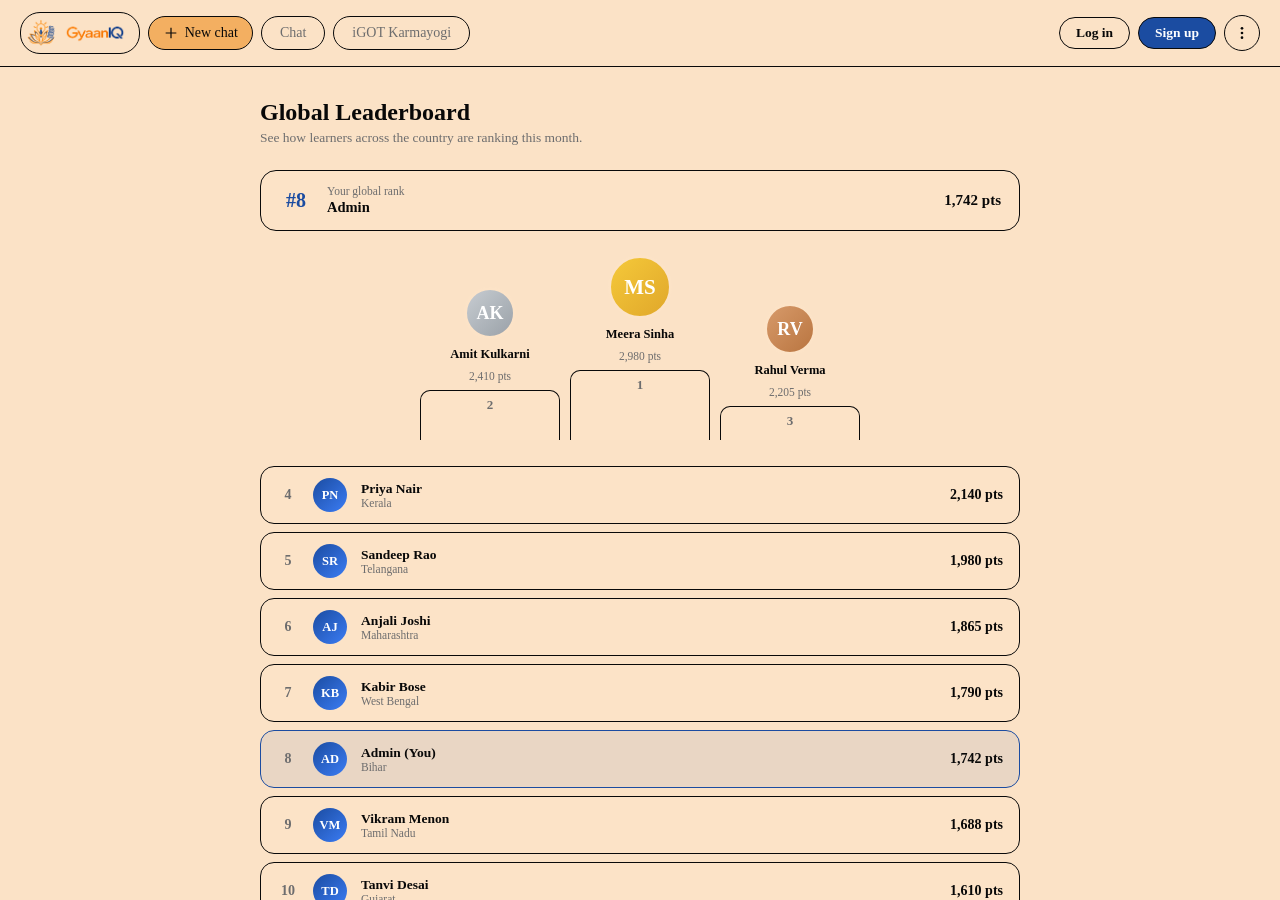
<file: leaderboard.html>
<!DOCTYPE html>
<html lang="en">

<head>
    <meta charset="UTF-8">
    <meta name="viewport" content="width=device-width, initial-scale=1, viewport-fit=cover">
    <title>GyaanIQ AI — Global Leaderboard</title>
    <link rel="stylesheet" href="css/styles.css">
    <script src="js/accessibility.js"></script>
</head>

<body>


    <div class="main">
        <div class="topbar">
            <div class="toggle">

                <div class="profile-popup-wrapper">
                    <div class="user" id="user-chip" role="button" aria-haspopup="true" aria-expanded="false"
                        tabindex="0" title="View profile">
                        <img class="avatar" id="avatar-el" src="logo.png" alt="GyaanIQ logo">
                        <div>
                            <img class="title-logo" id="title-logo" src="title.png" alt="GyaanIQ AI">
                        </div>
                    </div>

                    <!-- Profile Popup -->
                    <div class="profile-popup hidden" id="profile-popup" role="dialog" aria-label="Profile">
                        <!-- Logged-in view -->
                        <div class="profile-popup-loggedin auth-logged-in-only">
                            <div class="profile-popup-avatar" id="popup-avatar-initials"></div>
                            <div class="profile-popup-info">
                                <span class="profile-popup-name" id="popup-name"></span>
                                <span class="profile-popup-email" id="popup-email"></span>
                            </div>
                            <div class="profile-popup-divider"></div>
                            <button type="button" class="profile-popup-action" id="popup-logout-btn">
                                <svg width="15" height="15" viewBox="0 0 24 24" fill="none" stroke="currentColor"
                                    stroke-width="2">
                                    <path d="M9 21H5a2 2 0 0 1-2-2V5a2 2 0 0 1 2-2h4" />
                                    <polyline points="16 17 21 12 16 7" />
                                    <line x1="21" y1="12" x2="9" y2="12" />
                                </svg>
                                Log out
                            </button>
                        </div>
                        <!-- Logged-out view -->
                        <div class="profile-popup-loggedout auth-logged-out-only">
                            <svg class="profile-popup-guest-icon" viewBox="0 0 24 24" fill="none" stroke="currentColor"
                                stroke-width="1.5">
                                <circle cx="12" cy="8" r="4" />
                                <path d="M4 20c0-4 3.6-7 8-7s8 3 8 7" />
                            </svg>
                            <p class="profile-popup-guest-text">You're not logged in</p>
                            <p class="profile-popup-guest-sub">Sign in to access your profile and history</p>
                            <button type="button" class="profile-popup-login-btn" id="popup-login-btn">Log in</button>
                            <button type="button" class="profile-popup-signup-btn" id="popup-signup-btn">Create
                                account</button>
                        </div>
                    </div>
                </div>
                <div class="nav-item active">
                    <svg class="icon" viewBox="0 0 24 24" fill="none" stroke="currentColor" stroke-width="1.8">
                        <path d="M12 4v16m8-8H4" />
                    </svg>
                    New chat
                </div>
                <a href="index.html" data-tab="chat">Chat</a>
                <a class="auth-logged-in-only" href="progress.html" data-tab="Progress">Progress</a>
                
                <a class="auth-logged-in-only" href="previous-pdf.html" data-tab="Previous_Pdf">My Materials</a>
                <a class="auth-logged-in-only" href="history.html" data-tab="History">History</a>
                <a class="auth-logged-in-only" href="competency.html" data-tab="Competency">Competency</a>
                <a href="https://igotkarmayogi.gov.in/#/" target="_blank" rel="noopener" class="nav-item"
                    data-tab="iGOT Karmayogi">iGOT Karmayogi</a>

            </div>
            <div class="topbar-right">
                <button type="button" class="auth-btn login-btn auth-logged-out-only" id="login-btn">Log in</button>
                <button type="button" class="auth-btn signup-btn auth-logged-out-only" id="signup-btn">Sign up</button>

                <div class="dropdown-wrap">
                    <button type="button" class="top-icon-link" aria-label="Options menu" aria-haspopup="true"
                        aria-expanded="false" id="list-btn" title="Options & Course Progress">
                        <svg class="icon three-dots-icon" viewBox="0 0 24 24" fill="currentColor">
                            <circle cx="12" cy="5" r="2" />
                            <circle cx="12" cy="12" r="2" />
                            <circle cx="12" cy="19" r="2" />
                        </svg>
                    </button>
                    <div class="dropdown-menu" id="list-menu" role="menu">
                        <!-- Success / Progress Bar Section -->
                        <div class="menu-progress-card auth-logged-in-only">
                            <div class="menu-progress-header">
                                <div class="progress-title-wrap">
                                    <svg class="progress-icon" viewBox="0 0 20 20" fill="currentColor">
                                        <path fill-rule="evenodd"
                                            d="M10 18a8 8 0 100-16 8 8 0 000 16zm3.707-9.293a1 1 0 00-1.414-1.414L9 10.586 7.707 9.293a1 1 0 00-1.414 1.414l2 2a1 1 0 001.414 0l4-4z"
                                            clip-rule="evenodd" />
                                    </svg>
                                    <span class="progress-title">Course Progress</span>
                                </div>
                                <span class="progress-percent" id="course-progress-val">78%</span>
                            </div>
                            <div class="progress-bar-wrapper">
                                <div class="progress-bar-track" role="progressbar" aria-valuenow="78" aria-valuemin="0"
                                    aria-valuemax="100" aria-label="Course completion progress">
                                    <div class="progress-bar-fill" style="width: 78%;">
                                        <div class="progress-shimmer"></div>
                                    </div>
                                </div>
                            </div>
                            <div class="progress-meta">
                                <span class="progress-modules">14 of 18 Modules</span>
                                <span class="progress-tag">On Track 🎯</span>
                            </div>
                        </div>

                        <div class="dropdown-items-group">
                            <a href="profile.html" class="dropdown-item auth-logged-in-only" id="menu-profile-item"
                                role="menuitem">
                                <svg class="item-icon" viewBox="0 0 24 24" fill="none" stroke="currentColor"
                                    stroke-width="1.8">
                                    <path d="M20 21v-2a4 4 0 0 0-4-4H8a4 4 0 0 0-4 4v2" />
                                    <circle cx="12" cy="7" r="4" />
                                </svg>
                                <span>Profile</span>
                            </a>
                            <div class="dropdown-item auth-logged-in-only" id="menu-pinned-btn" role="menuitem">
                                <svg class="item-icon" viewBox="0 0 24 24" fill="none" stroke="currentColor"
                                    stroke-width="1.8">
                                    <line x1="12" y1="17" x2="12" y2="22" />
                                    <path
                                        d="M5 17h14l-1.5-3.5V5a1.5 1.5 0 0 0-1.5-1.5h-8A1.5 1.5 0 0 0 6.5 5v8.5L5 17z" />
                                </svg>
                                <span>Pinned</span>
                            </div>
                            <div class="dropdown-item auth-logged-in-only" id="menu-history-btn" role="menuitem">
                                <svg class="item-icon" viewBox="0 0 24 24" fill="none" stroke="currentColor"
                                    stroke-width="1.8">
                                    <path d="M3 12a9 9 0 1 0 9-9 9.75 9.75 0 0 0-6.74 2.74L3 8" />
                                    <path d="M3 3v5h5" />
                                    <polyline points="12 7 12 12 15 15" />
                                </svg>
                                <span>History</span>
                            </div>
                            <a href="leaderboard.html" class="dropdown-item auth-logged-in-only" id="menu-leaderboard-item" role="menuitem">
                                <svg class="item-icon" viewBox="0 0 24 24" fill="none" stroke="currentColor"
                                    stroke-width="1.8">
                                    <path d="M8 21h8M12 17v4M7 4h10v4a5 5 0 0 1-10 0V4z" />
                                    <path d="M7 5H4a1 1 0 0 0-1 1v1a4 4 0 0 0 4 4M17 5h3a1 1 0 0 1 1 1v1a4 4 0 0 1-4 4" />
                                </svg>
                                <span>Leaderboard</span>
                            </a>
                            <a href="settings.html" class="dropdown-item" role="menuitem">
                                <svg class="item-icon" viewBox="0 0 24 24" fill="none" stroke="currentColor"
                                    stroke-width="1.8">
                                    <circle cx="12" cy="12" r="3" />
                                    <path
                                        d="M19.4 15a1.65 1.65 0 0 0 .33 1.82l.06.06a2 2 0 0 1 0 2.83 2 2 0 0 1-2.83 0l-.06-.06a1.65 1.65 0 0 0-1.82-.33 1.65 1.65 0 0 0-1 1.51V21a2 2 0 0 1-2 2 2 2 0 0 1-2-2v-.09A1.65 1.65 0 0 0 9 19.4a1.65 1.65 0 0 0-1.82.33l-.06.06a2 2 0 0 1-2.83 0 2 2 0 0 1 0-2.83l.06-.06a1.65 1.65 0 0 0 .33-1.82 1.65 1.65 0 0 0-1.51-1H3a2 2 0 0 1-2-2 2 2 0 0 1 2-2h.09A1.65 1.65 0 0 0 4.6 9a1.65 1.65 0 0 0-.33-1.82l-.06-.06a2 2 0 0 1 0-2.83 2 2 0 0 1 2.83 0l.06.06a1.65 1.65 0 0 0 1.82.33H9a1.65 1.65 0 0 0 1-1.51V3a2 2 0 0 1 2-2 2 2 0 0 1 2 2v.09a1.65 1.65 0 0 0 1 1.51 1.65 1.65 0 0 0 1.82-.33l.06-.06a2 2 0 0 1 2.83 0 2 2 0 0 1 0 2.83l-.06.06a1.65 1.65 0 0 0-.33 1.82V9a1.65 1.65 0 0 0 1.51 1H21a2 2 0 0 1 2 2 2 2 0 0 1-2 2h-.09a1.65 1.65 0 0 0-1.51 1z" />
                                </svg>
                                <span>Settings</span>
                            </a>
                            <div class="menu-divider auth-logged-in-only"></div>
                            <div class="dropdown-item logout auth-logged-in-only" id="menu-logout-btn" role="menuitem">
                                <svg class="item-icon" viewBox="0 0 24 24" fill="none" stroke="currentColor"
                                    stroke-width="1.8">
                                    <path d="M9 21H5a2 2 0 0 1-2-2V5a2 2 0 0 1 2-2h4" />
                                    <polyline points="16 17 21 12 16 7" />
                                    <line x1="21" y1="12" x2="9" y2="12" />
                                </svg>
                                <span>Log out</span>
                            </div>
                        </div>
                    </div>
                </div>
            </div>
        </div>


        <div class="page-wrap">
            <div class="page-inner">
                <div class="page-header">
                    <h1 class="page-title">Global Leaderboard</h1>
                    <p class="page-subtitle">See how learners across the country are ranking this month.</p>
                </div>

                <div class="leader-your-rank">
                    <span class="leader-your-rank-num">#8</span>
                    <div class="leader-your-rank-info">
                        <p class="leader-your-rank-label">Your global rank</p>
                        <p class="leader-your-rank-name">Admin</p>
                    </div>
                    <span class="leader-your-rank-points">1,742 pts</span>
                </div>

                <div class="podium">
                    <div class="podium-spot second">
                        <div class="podium-avatar">AK</div>
                        <div class="podium-name">Amit Kulkarni</div>
                        <div class="podium-points">2,410 pts</div>
                        <div class="podium-bar">2</div>
                    </div>
                    <div class="podium-spot first">
                        <div class="podium-avatar">MS</div>
                        <div class="podium-name">Meera Sinha</div>
                        <div class="podium-points">2,980 pts</div>
                        <div class="podium-bar">1</div>
                    </div>
                    <div class="podium-spot third">
                        <div class="podium-avatar">RV</div>
                        <div class="podium-name">Rahul Verma</div>
                        <div class="podium-points">2,205 pts</div>
                        <div class="podium-bar">3</div>
                    </div>
                </div>

                <div class="leader-list">
                    <div class="leader-row">
                        <span class="leader-rank">4</span>
                        <div class="leader-avatar">PN</div>
                        <div class="leader-name-wrap">
                            <div class="leader-name">Priya Nair</div>
                            <div class="leader-region">Kerala</div>
                        </div>
                        <span class="leader-points">2,140 pts</span>
                    </div>
                    <div class="leader-row">
                        <span class="leader-rank">5</span>
                        <div class="leader-avatar">SR</div>
                        <div class="leader-name-wrap">
                            <div class="leader-name">Sandeep Rao</div>
                            <div class="leader-region">Telangana</div>
                        </div>
                        <span class="leader-points">1,980 pts</span>
                    </div>
                    <div class="leader-row">
                        <span class="leader-rank">6</span>
                        <div class="leader-avatar">AJ</div>
                        <div class="leader-name-wrap">
                            <div class="leader-name">Anjali Joshi</div>
                            <div class="leader-region">Maharashtra</div>
                        </div>
                        <span class="leader-points">1,865 pts</span>
                    </div>
                    <div class="leader-row">
                        <span class="leader-rank">7</span>
                        <div class="leader-avatar">KB</div>
                        <div class="leader-name-wrap">
                            <div class="leader-name">Kabir Bose</div>
                            <div class="leader-region">West Bengal</div>
                        </div>
                        <span class="leader-points">1,790 pts</span>
                    </div>
                    <div class="leader-row is-you">
                        <span class="leader-rank">8</span>
                        <div class="leader-avatar">AD</div>
                        <div class="leader-name-wrap">
                            <div class="leader-name">Admin (You)</div>
                            <div class="leader-region">Bihar</div>
                        </div>
                        <span class="leader-points">1,742 pts</span>
                    </div>
                    <div class="leader-row">
                        <span class="leader-rank">9</span>
                        <div class="leader-avatar">VM</div>
                        <div class="leader-name-wrap">
                            <div class="leader-name">Vikram Menon</div>
                            <div class="leader-region">Tamil Nadu</div>
                        </div>
                        <span class="leader-points">1,688 pts</span>
                    </div>
                    <div class="leader-row">
                        <span class="leader-rank">10</span>
                        <div class="leader-avatar">TD</div>
                        <div class="leader-name-wrap">
                            <div class="leader-name">Tanvi Desai</div>
                            <div class="leader-region">Gujarat</div>
                        </div>
                        <span class="leader-points">1,610 pts</span>
                    </div>
                </div>
            </div>
        </div>
    </div>


    <!-- Auth Modal (Login & Signup) -->
    <div class="auth-modal-overlay" id="auth-modal" aria-hidden="true" role="dialog" aria-modal="true">
        <div class="auth-modal-card">
            <button type="button" class="auth-modal-close" id="auth-modal-close"
                aria-label="Close dialog">&times;</button>
            <div class="auth-modal-header">
                <div class="auth-tabs">
                    <button type="button" class="auth-tab-btn active" id="tab-login" data-auth-tab="login">Log
                        in</button>
                    <button type="button" class="auth-tab-btn" id="tab-signup" data-auth-tab="signup">Sign up</button>
                </div>
            </div>

            <!-- Login Form -->
            <form class="auth-form" id="form-login">
                <div class="auth-form-group">
                    <label for="login-email">Email or Username</label>
                    <input type="text" id="login-email" class="auth-input" placeholder="name@domain.com" required
                        autocomplete="username">
                </div>
                <div class="auth-form-group">
                    <label for="login-password">Password</label>
                    <input type="password" id="login-password" class="auth-input" placeholder="••••••••" required
                        autocomplete="current-password">
                </div>
                <button type="submit" class="auth-submit-btn">Log in to GyaanIQ</button>
            </form>

            <!-- Signup Form -->
            <form class="auth-form hidden" id="form-signup">
                <div class="auth-form-group">
                    <label for="signup-name">Full Name</label>
                    <input type="text" id="signup-name" class="auth-input" placeholder="Enter your full name"
                        autocomplete="name">
                </div>
                <div class="auth-form-group">
                    <label for="signup-email">Email Address</label>
                    <input type="email" id="signup-email" class="auth-input" placeholder="name@domain.com" required
                        autocomplete="email">
                </div>
                <div class="auth-form-group">
                    <label for="signup-password">Create Password</label>
                    <input type="password" id="signup-password" class="auth-input" placeholder="At least 8 characters"
                        required autocomplete="new-password">
                </div>
                <button type="submit" class="auth-submit-btn">Create Account</button>
            </form>
        </div>
    </div>

    <script src="js/app.js"></script>
</body>

</html>
</file>
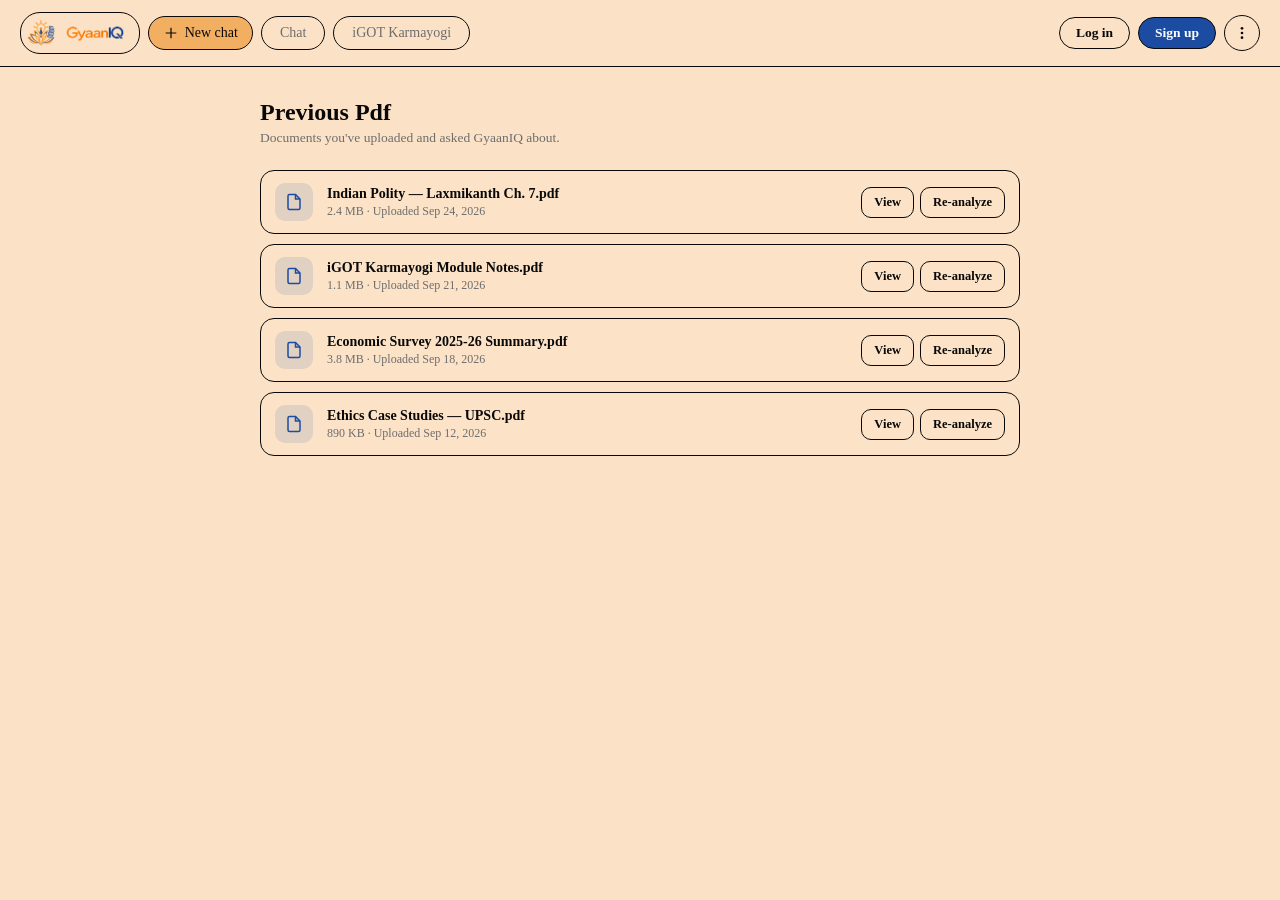
<file: previous-pdf.html>
<!DOCTYPE html>
<html lang="en">

<head>
    <meta charset="UTF-8">
    <meta name="viewport" content="width=device-width, initial-scale=1, viewport-fit=cover">
    <title>GyaanIQ AI — My Materials</title>
    <link rel="stylesheet" href="css/styles.css">
    <script src="js/accessibility.js"></script>
</head>

<body>


    <div class="main">
        <div class="topbar">
            <div class="toggle">

                <div class="profile-popup-wrapper">
                    <div class="user" id="user-chip" role="button" aria-haspopup="true" aria-expanded="false"
                        tabindex="0" title="View profile">
                        <img class="avatar" id="avatar-el" src="logo.png" alt="GyaanIQ logo">
                        <div>
                            <img class="title-logo" id="title-logo" src="title.png" alt="GyaanIQ AI">
                        </div>
                    </div>

                    <!-- Profile Popup -->
                    <div class="profile-popup hidden" id="profile-popup" role="dialog" aria-label="Profile">
                        <!-- Logged-in view -->
                        <div class="profile-popup-loggedin auth-logged-in-only">
                            <div class="profile-popup-avatar" id="popup-avatar-initials"></div>
                            <div class="profile-popup-info">
                                <span class="profile-popup-name" id="popup-name"></span>
                                <span class="profile-popup-email" id="popup-email"></span>
                            </div>
                            <div class="profile-popup-divider"></div>
                            <button type="button" class="profile-popup-action" id="popup-logout-btn">
                                <svg width="15" height="15" viewBox="0 0 24 24" fill="none" stroke="currentColor"
                                    stroke-width="2">
                                    <path d="M9 21H5a2 2 0 0 1-2-2V5a2 2 0 0 1 2-2h4" />
                                    <polyline points="16 17 21 12 16 7" />
                                    <line x1="21" y1="12" x2="9" y2="12" />
                                </svg>
                                Log out
                            </button>
                        </div>
                        <!-- Logged-out view -->
                        <div class="profile-popup-loggedout auth-logged-out-only">
                            <svg class="profile-popup-guest-icon" viewBox="0 0 24 24" fill="none" stroke="currentColor"
                                stroke-width="1.5">
                                <circle cx="12" cy="8" r="4" />
                                <path d="M4 20c0-4 3.6-7 8-7s8 3 8 7" />
                            </svg>
                            <p class="profile-popup-guest-text">You're not logged in</p>
                            <p class="profile-popup-guest-sub">Sign in to access your profile and history</p>
                            <button type="button" class="profile-popup-login-btn" id="popup-login-btn">Log in</button>
                            <button type="button" class="profile-popup-signup-btn" id="popup-signup-btn">Create
                                account</button>
                        </div>
                    </div>
                </div>
                <div class="nav-item active">
                    <svg class="icon" viewBox="0 0 24 24" fill="none" stroke="currentColor" stroke-width="1.8">
                        <path d="M12 4v16m8-8H4" />
                    </svg>
                    New chat
                </div>
                <a href="index.html" data-tab="chat">Chat</a>
                <a class="auth-logged-in-only" href="progress.html" data-tab="Progress">Progress</a>
               
                <a href="previous-pdf.html" class="active auth-logged-in-only" data-tab="Previous_Pdf">My Materials</a>
                <a class="auth-logged-in-only" href="history.html" data-tab="History">History</a>
                 <a class="auth-logged-in-only" href="competency.html" data-tab="Competency">Competency</a>
                <a href="https://igotkarmayogi.gov.in/#/" target="_blank" rel="noopener" class="nav-item"
                    data-tab="iGOT Karmayogi">iGOT Karmayogi</a>

            </div>
            <div class="topbar-right">
                <button type="button" class="auth-btn login-btn auth-logged-out-only" id="login-btn">Log in</button>
                <button type="button" class="auth-btn signup-btn auth-logged-out-only" id="signup-btn">Sign up</button>

                <div class="dropdown-wrap">
                    <button type="button" class="top-icon-link" aria-label="Options menu" aria-haspopup="true"
                        aria-expanded="false" id="list-btn" title="Options & Course Progress">
                        <svg class="icon three-dots-icon" viewBox="0 0 24 24" fill="currentColor">
                            <circle cx="12" cy="5" r="2" />
                            <circle cx="12" cy="12" r="2" />
                            <circle cx="12" cy="19" r="2" />
                        </svg>
                    </button>
                    <div class="dropdown-menu" id="list-menu" role="menu">
                        <!-- Success / Progress Bar Section -->
                        <div class="menu-progress-card auth-logged-in-only">
                            <div class="menu-progress-header">
                                <div class="progress-title-wrap">
                                    <svg class="progress-icon" viewBox="0 0 20 20" fill="currentColor">
                                        <path fill-rule="evenodd"
                                            d="M10 18a8 8 0 100-16 8 8 0 000 16zm3.707-9.293a1 1 0 00-1.414-1.414L9 10.586 7.707 9.293a1 1 0 00-1.414 1.414l2 2a1 1 0 001.414 0l4-4z"
                                            clip-rule="evenodd" />
                                    </svg>
                                    <span class="progress-title">Course Progress</span>
                                </div>
                                <span class="progress-percent" id="course-progress-val">78%</span>
                            </div>
                            <div class="progress-bar-wrapper">
                                <div class="progress-bar-track" role="progressbar" aria-valuenow="78" aria-valuemin="0"
                                    aria-valuemax="100" aria-label="Course completion progress">
                                    <div class="progress-bar-fill" style="width: 78%;">
                                        <div class="progress-shimmer"></div>
                                    </div>
                                </div>
                            </div>
                            <div class="progress-meta">
                                <span class="progress-modules">14 of 18 Modules</span>
                                <span class="progress-tag">On Track 🎯</span>
                            </div>
                        </div>

                        <div class="dropdown-items-group">
                            <a href="profile.html" class="dropdown-item auth-logged-in-only" id="menu-profile-item"
                                role="menuitem">
                                <svg class="item-icon" viewBox="0 0 24 24" fill="none" stroke="currentColor"
                                    stroke-width="1.8">
                                    <path d="M20 21v-2a4 4 0 0 0-4-4H8a4 4 0 0 0-4 4v2" />
                                    <circle cx="12" cy="7" r="4" />
                                </svg>
                                <span>Profile</span>
                            </a>
                            <div class="dropdown-item auth-logged-in-only" id="menu-pinned-btn" role="menuitem">
                                <svg class="item-icon" viewBox="0 0 24 24" fill="none" stroke="currentColor"
                                    stroke-width="1.8">
                                    <line x1="12" y1="17" x2="12" y2="22" />
                                    <path
                                        d="M5 17h14l-1.5-3.5V5a1.5 1.5 0 0 0-1.5-1.5h-8A1.5 1.5 0 0 0 6.5 5v8.5L5 17z" />
                                </svg>
                                <span>Pinned</span>
                            </div>
                            <div class="dropdown-item auth-logged-in-only" id="menu-history-btn" role="menuitem">
                                <svg class="item-icon" viewBox="0 0 24 24" fill="none" stroke="currentColor"
                                    stroke-width="1.8">
                                    <path d="M3 12a9 9 0 1 0 9-9 9.75 9.75 0 0 0-6.74 2.74L3 8" />
                                    <path d="M3 3v5h5" />
                                    <polyline points="12 7 12 12 15 15" />
                                </svg>
                                <span>History</span>
                            </div>
                            <a href="leaderboard.html" class="dropdown-item auth-logged-in-only" id="menu-leaderboard-item" role="menuitem">
                                <svg class="item-icon" viewBox="0 0 24 24" fill="none" stroke="currentColor"
                                    stroke-width="1.8">
                                    <path d="M8 21h8M12 17v4M7 4h10v4a5 5 0 0 1-10 0V4z" />
                                    <path d="M7 5H4a1 1 0 0 0-1 1v1a4 4 0 0 0 4 4M17 5h3a1 1 0 0 1 1 1v1a4 4 0 0 1-4 4" />
                                </svg>
                                <span>Leaderboard</span>
                            </a>
                            <a href="settings.html" class="dropdown-item" role="menuitem">
                                <svg class="item-icon" viewBox="0 0 24 24" fill="none" stroke="currentColor"
                                    stroke-width="1.8">
                                    <circle cx="12" cy="12" r="3" />
                                    <path
                                        d="M19.4 15a1.65 1.65 0 0 0 .33 1.82l.06.06a2 2 0 0 1 0 2.83 2 2 0 0 1-2.83 0l-.06-.06a1.65 1.65 0 0 0-1.82-.33 1.65 1.65 0 0 0-1 1.51V21a2 2 0 0 1-2 2 2 2 0 0 1-2-2v-.09A1.65 1.65 0 0 0 9 19.4a1.65 1.65 0 0 0-1.82.33l-.06.06a2 2 0 0 1-2.83 0 2 2 0 0 1 0-2.83l.06-.06a1.65 1.65 0 0 0 .33-1.82 1.65 1.65 0 0 0-1.51-1H3a2 2 0 0 1-2-2 2 2 0 0 1 2-2h.09A1.65 1.65 0 0 0 4.6 9a1.65 1.65 0 0 0-.33-1.82l-.06-.06a2 2 0 0 1 0-2.83 2 2 0 0 1 2.83 0l.06.06a1.65 1.65 0 0 0 1.82.33H9a1.65 1.65 0 0 0 1-1.51V3a2 2 0 0 1 2-2 2 2 0 0 1 2 2v.09a1.65 1.65 0 0 0 1 1.51 1.65 1.65 0 0 0 1.82-.33l.06-.06a2 2 0 0 1 2.83 0 2 2 0 0 1 0 2.83l-.06.06a1.65 1.65 0 0 0-.33 1.82V9a1.65 1.65 0 0 0 1.51 1H21a2 2 0 0 1 2 2 2 2 0 0 1-2 2h-.09a1.65 1.65 0 0 0-1.51 1z" />
                                </svg>
                                <span>Settings</span>
                            </a>
                            <div class="menu-divider auth-logged-in-only"></div>
                            <div class="dropdown-item logout auth-logged-in-only" id="menu-logout-btn" role="menuitem">
                                <svg class="item-icon" viewBox="0 0 24 24" fill="none" stroke="currentColor"
                                    stroke-width="1.8">
                                    <path d="M9 21H5a2 2 0 0 1-2-2V5a2 2 0 0 1 2-2h4" />
                                    <polyline points="16 17 21 12 16 7" />
                                    <line x1="21" y1="12" x2="9" y2="12" />
                                </svg>
                                <span>Log out</span>
                            </div>
                        </div>
                    </div>
                </div>
            </div>
        </div>


        <div class="page-wrap">
            <div class="page-inner">
                <div class="page-header">
                    <h1 class="page-title">Previous Pdf</h1>
                    <p class="page-subtitle">Documents you've uploaded and asked GyaanIQ about.</p>
                </div>

                <div class="pdf-list">
                    <div class="pdf-card">
                        <div class="pdf-icon">
                            <svg width="18" height="18" viewBox="0 0 24 24" fill="none" stroke="currentColor" stroke-width="2">
                                <path d="M14 2H6a2 2 0 0 0-2 2v16a2 2 0 0 0 2 2h12a2 2 0 0 0 2-2V8z" />
                                <polyline points="14 2 14 8 20 8" />
                            </svg>
                        </div>
                        <div class="pdf-info">
                            <div class="pdf-name">Indian Polity — Laxmikanth Ch. 7.pdf</div>
                            <div class="pdf-meta">2.4 MB · Uploaded Sep 24, 2026</div>
                        </div>
                        <div class="pdf-actions">
                            <button type="button" class="pdf-action-btn">View</button>
                            <button type="button" class="pdf-action-btn">Re-analyze</button>
                        </div>
                    </div>
                    <div class="pdf-card">
                        <div class="pdf-icon">
                            <svg width="18" height="18" viewBox="0 0 24 24" fill="none" stroke="currentColor" stroke-width="2">
                                <path d="M14 2H6a2 2 0 0 0-2 2v16a2 2 0 0 0 2 2h12a2 2 0 0 0 2-2V8z" />
                                <polyline points="14 2 14 8 20 8" />
                            </svg>
                        </div>
                        <div class="pdf-info">
                            <div class="pdf-name">iGOT Karmayogi Module Notes.pdf</div>
                            <div class="pdf-meta">1.1 MB · Uploaded Sep 21, 2026</div>
                        </div>
                        <div class="pdf-actions">
                            <button type="button" class="pdf-action-btn">View</button>
                            <button type="button" class="pdf-action-btn">Re-analyze</button>
                        </div>
                    </div>
                    <div class="pdf-card">
                        <div class="pdf-icon">
                            <svg width="18" height="18" viewBox="0 0 24 24" fill="none" stroke="currentColor" stroke-width="2">
                                <path d="M14 2H6a2 2 0 0 0-2 2v16a2 2 0 0 0 2 2h12a2 2 0 0 0 2-2V8z" />
                                <polyline points="14 2 14 8 20 8" />
                            </svg>
                        </div>
                        <div class="pdf-info">
                            <div class="pdf-name">Economic Survey 2025-26 Summary.pdf</div>
                            <div class="pdf-meta">3.8 MB · Uploaded Sep 18, 2026</div>
                        </div>
                        <div class="pdf-actions">
                            <button type="button" class="pdf-action-btn">View</button>
                            <button type="button" class="pdf-action-btn">Re-analyze</button>
                        </div>
                    </div>
                    <div class="pdf-card">
                        <div class="pdf-icon">
                            <svg width="18" height="18" viewBox="0 0 24 24" fill="none" stroke="currentColor" stroke-width="2">
                                <path d="M14 2H6a2 2 0 0 0-2 2v16a2 2 0 0 0 2 2h12a2 2 0 0 0 2-2V8z" />
                                <polyline points="14 2 14 8 20 8" />
                            </svg>
                        </div>
                        <div class="pdf-info">
                            <div class="pdf-name">Ethics Case Studies — UPSC.pdf</div>
                            <div class="pdf-meta">890 KB · Uploaded Sep 12, 2026</div>
                        </div>
                        <div class="pdf-actions">
                            <button type="button" class="pdf-action-btn">View</button>
                            <button type="button" class="pdf-action-btn">Re-analyze</button>
                        </div>
                    </div>
                </div>
            </div>
        </div>
    </div>


    <!-- Auth Modal (Login & Signup) -->
    <div class="auth-modal-overlay" id="auth-modal" aria-hidden="true" role="dialog" aria-modal="true">
        <div class="auth-modal-card">
            <button type="button" class="auth-modal-close" id="auth-modal-close"
                aria-label="Close dialog">&times;</button>
            <div class="auth-modal-header">
                <div class="auth-tabs">
                    <button type="button" class="auth-tab-btn active" id="tab-login" data-auth-tab="login">Log
                        in</button>
                    <button type="button" class="auth-tab-btn" id="tab-signup" data-auth-tab="signup">Sign up</button>
                </div>
            </div>

            <!-- Login Form -->
            <form class="auth-form" id="form-login">
                <div class="auth-form-group">
                    <label for="login-email">Email or Username</label>
                    <input type="text" id="login-email" class="auth-input" placeholder="name@domain.com" required
                        autocomplete="username">
                </div>
                <div class="auth-form-group">
                    <label for="login-password">Password</label>
                    <input type="password" id="login-password" class="auth-input" placeholder="••••••••" required
                        autocomplete="current-password">
                </div>
                <button type="submit" class="auth-submit-btn">Log in to GyaanIQ</button>
            </form>

            <!-- Signup Form -->
            <form class="auth-form hidden" id="form-signup">
                <div class="auth-form-group">
                    <label for="signup-name">Full Name</label>
                    <input type="text" id="signup-name" class="auth-input" placeholder="Enter your full name"
                        autocomplete="name">
                </div>
                <div class="auth-form-group">
                    <label for="signup-email">Email Address</label>
                    <input type="email" id="signup-email" class="auth-input" placeholder="name@domain.com" required
                        autocomplete="email">
                </div>
                <div class="auth-form-group">
                    <label for="signup-password">Create Password</label>
                    <input type="password" id="signup-password" class="auth-input" placeholder="At least 8 characters"
                        required autocomplete="new-password">
                </div>
                <button type="submit" class="auth-submit-btn">Create Account</button>
            </form>
        </div>
    </div>

    <script src="js/app.js"></script>
</body>

</html>
</file>
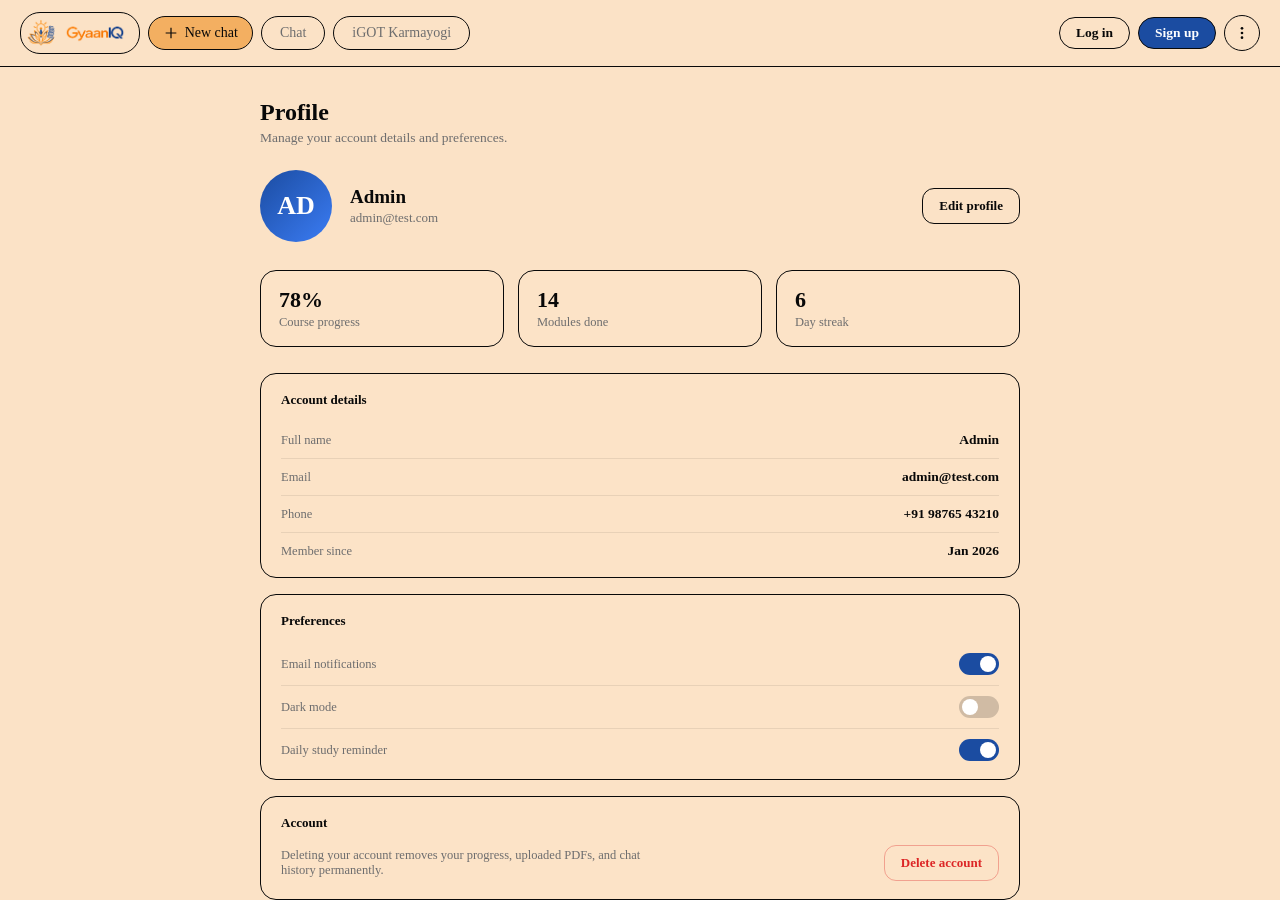
<file: profile.html>
<!DOCTYPE html>
<html lang="en">

<head>
    <meta charset="UTF-8">
    <meta name="viewport" content="width=device-width, initial-scale=1, viewport-fit=cover">
    <title>GyaanIQ AI — Profile</title>
    <link rel="stylesheet" href="css/styles.css">
    <script src="js/accessibility.js"></script>
</head>

<body>


    <div class="main">
        <div class="topbar">
            <div class="toggle">

                <div class="profile-popup-wrapper">
                    <div class="user" id="user-chip" role="button" aria-haspopup="true" aria-expanded="false"
                        tabindex="0" title="View profile">
                        <img class="avatar" id="avatar-el" src="logo.png" alt="GyaanIQ logo">
                        <div>
                            <img class="title-logo" id="title-logo" src="title.png" alt="GyaanIQ AI">
                        </div>
                    </div>

                    <!-- Profile Popup -->
                    <div class="profile-popup hidden" id="profile-popup" role="dialog" aria-label="Profile">
                        <!-- Logged-in view -->
                        <div class="profile-popup-loggedin auth-logged-in-only">
                            <div class="profile-popup-avatar" id="popup-avatar-initials"></div>
                            <div class="profile-popup-info">
                                <span class="profile-popup-name" id="popup-name"></span>
                                <span class="profile-popup-email" id="popup-email"></span>
                            </div>
                            <div class="profile-popup-divider"></div>
                            <button type="button" class="profile-popup-action" id="popup-logout-btn">
                                <svg width="15" height="15" viewBox="0 0 24 24" fill="none" stroke="currentColor"
                                    stroke-width="2">
                                    <path d="M9 21H5a2 2 0 0 1-2-2V5a2 2 0 0 1 2-2h4" />
                                    <polyline points="16 17 21 12 16 7" />
                                    <line x1="21" y1="12" x2="9" y2="12" />
                                </svg>
                                Log out
                            </button>
                        </div>
                        <!-- Logged-out view -->
                        <div class="profile-popup-loggedout auth-logged-out-only">
                            <svg class="profile-popup-guest-icon" viewBox="0 0 24 24" fill="none" stroke="currentColor"
                                stroke-width="1.5">
                                <circle cx="12" cy="8" r="4" />
                                <path d="M4 20c0-4 3.6-7 8-7s8 3 8 7" />
                            </svg>
                            <p class="profile-popup-guest-text">You're not logged in</p>
                            <p class="profile-popup-guest-sub">Sign in to access your profile and history</p>
                            <button type="button" class="profile-popup-login-btn" id="popup-login-btn">Log in</button>
                            <button type="button" class="profile-popup-signup-btn" id="popup-signup-btn">Create
                                account</button>
                        </div>
                    </div>
                </div>
                <div class="nav-item active">
                    <svg class="icon" viewBox="0 0 24 24" fill="none" stroke="currentColor" stroke-width="1.8">
                        <path d="M12 4v16m8-8H4" />
                    </svg>
                    New chat
                </div>
                <a href="index.html" data-tab="chat">Chat</a>
                <a class="auth-logged-in-only" href="progress.html" data-tab="Progress">Progress</a>
               
                <a class="auth-logged-in-only" href="previous-pdf.html" data-tab="Previous_Pdf">My Materials</a>
                <a class="auth-logged-in-only" href="history.html" data-tab="History">History</a>
                 <a class="auth-logged-in-only" href="competency.html" data-tab="Competency">Competency</a>
                <a href="https://igotkarmayogi.gov.in/#/" target="_blank" rel="noopener" class="nav-item"
                    data-tab="iGOT Karmayogi">iGOT Karmayogi</a>

            </div>
            <div class="topbar-right">
                <button type="button" class="auth-btn login-btn auth-logged-out-only" id="login-btn">Log in</button>
                <button type="button" class="auth-btn signup-btn auth-logged-out-only" id="signup-btn">Sign up</button>

                <div class="dropdown-wrap">
                    <button type="button" class="top-icon-link" aria-label="Options menu" aria-haspopup="true"
                        aria-expanded="false" id="list-btn" title="Options & Course Progress">
                        <svg class="icon three-dots-icon" viewBox="0 0 24 24" fill="currentColor">
                            <circle cx="12" cy="5" r="2" />
                            <circle cx="12" cy="12" r="2" />
                            <circle cx="12" cy="19" r="2" />
                        </svg>
                    </button>
                    <div class="dropdown-menu" id="list-menu" role="menu">
                        <!-- Success / Progress Bar Section -->
                        <div class="menu-progress-card auth-logged-in-only">
                            <div class="menu-progress-header">
                                <div class="progress-title-wrap">
                                    <svg class="progress-icon" viewBox="0 0 20 20" fill="currentColor">
                                        <path fill-rule="evenodd"
                                            d="M10 18a8 8 0 100-16 8 8 0 000 16zm3.707-9.293a1 1 0 00-1.414-1.414L9 10.586 7.707 9.293a1 1 0 00-1.414 1.414l2 2a1 1 0 001.414 0l4-4z"
                                            clip-rule="evenodd" />
                                    </svg>
                                    <span class="progress-title">Course Progress</span>
                                </div>
                                <span class="progress-percent" id="course-progress-val">78%</span>
                            </div>
                            <div class="progress-bar-wrapper">
                                <div class="progress-bar-track" role="progressbar" aria-valuenow="78" aria-valuemin="0"
                                    aria-valuemax="100" aria-label="Course completion progress">
                                    <div class="progress-bar-fill" style="width: 78%;">
                                        <div class="progress-shimmer"></div>
                                    </div>
                                </div>
                            </div>
                            <div class="progress-meta">
                                <span class="progress-modules">14 of 18 Modules</span>
                                <span class="progress-tag">On Track 🎯</span>
                            </div>
                        </div>

                        <div class="dropdown-items-group">
                            <a href="profile.html" class="dropdown-item auth-logged-in-only" id="menu-profile-item"
                                role="menuitem">
                                <svg class="item-icon" viewBox="0 0 24 24" fill="none" stroke="currentColor"
                                    stroke-width="1.8">
                                    <path d="M20 21v-2a4 4 0 0 0-4-4H8a4 4 0 0 0-4 4v2" />
                                    <circle cx="12" cy="7" r="4" />
                                </svg>
                                <span>Profile</span>
                            </a>
                            <div class="dropdown-item auth-logged-in-only" id="menu-pinned-btn" role="menuitem">
                                <svg class="item-icon" viewBox="0 0 24 24" fill="none" stroke="currentColor"
                                    stroke-width="1.8">
                                    <line x1="12" y1="17" x2="12" y2="22" />
                                    <path
                                        d="M5 17h14l-1.5-3.5V5a1.5 1.5 0 0 0-1.5-1.5h-8A1.5 1.5 0 0 0 6.5 5v8.5L5 17z" />
                                </svg>
                                <span>Pinned</span>
                            </div>
                            <div class="dropdown-item auth-logged-in-only" id="menu-history-btn" role="menuitem">
                                <svg class="item-icon" viewBox="0 0 24 24" fill="none" stroke="currentColor"
                                    stroke-width="1.8">
                                    <path d="M3 12a9 9 0 1 0 9-9 9.75 9.75 0 0 0-6.74 2.74L3 8" />
                                    <path d="M3 3v5h5" />
                                    <polyline points="12 7 12 12 15 15" />
                                </svg>
                                <span>History</span>
                            </div>
                            <a href="leaderboard.html" class="dropdown-item auth-logged-in-only" id="menu-leaderboard-item" role="menuitem">
                                <svg class="item-icon" viewBox="0 0 24 24" fill="none" stroke="currentColor"
                                    stroke-width="1.8">
                                    <path d="M8 21h8M12 17v4M7 4h10v4a5 5 0 0 1-10 0V4z" />
                                    <path d="M7 5H4a1 1 0 0 0-1 1v1a4 4 0 0 0 4 4M17 5h3a1 1 0 0 1 1 1v1a4 4 0 0 1-4 4" />
                                </svg>
                                <span>Leaderboard</span>
                            </a>
                            <a href="settings.html" class="dropdown-item" role="menuitem">
                                <svg class="item-icon" viewBox="0 0 24 24" fill="none" stroke="currentColor"
                                    stroke-width="1.8">
                                    <circle cx="12" cy="12" r="3" />
                                    <path
                                        d="M19.4 15a1.65 1.65 0 0 0 .33 1.82l.06.06a2 2 0 0 1 0 2.83 2 2 0 0 1-2.83 0l-.06-.06a1.65 1.65 0 0 0-1.82-.33 1.65 1.65 0 0 0-1 1.51V21a2 2 0 0 1-2 2 2 2 0 0 1-2-2v-.09A1.65 1.65 0 0 0 9 19.4a1.65 1.65 0 0 0-1.82.33l-.06.06a2 2 0 0 1-2.83 0 2 2 0 0 1 0-2.83l.06-.06a1.65 1.65 0 0 0 .33-1.82 1.65 1.65 0 0 0-1.51-1H3a2 2 0 0 1-2-2 2 2 0 0 1 2-2h.09A1.65 1.65 0 0 0 4.6 9a1.65 1.65 0 0 0-.33-1.82l-.06-.06a2 2 0 0 1 0-2.83 2 2 0 0 1 2.83 0l.06.06a1.65 1.65 0 0 0 1.82.33H9a1.65 1.65 0 0 0 1-1.51V3a2 2 0 0 1 2-2 2 2 0 0 1 2 2v.09a1.65 1.65 0 0 0 1 1.51 1.65 1.65 0 0 0 1.82-.33l.06-.06a2 2 0 0 1 2.83 0 2 2 0 0 1 0 2.83l-.06.06a1.65 1.65 0 0 0-.33 1.82V9a1.65 1.65 0 0 0 1.51 1H21a2 2 0 0 1 2 2 2 2 0 0 1-2 2h-.09a1.65 1.65 0 0 0-1.51 1z" />
                                </svg>
                                <span>Settings</span>
                            </a>
                            <div class="menu-divider auth-logged-in-only"></div>
                            <div class="dropdown-item logout auth-logged-in-only" id="menu-logout-btn" role="menuitem">
                                <svg class="item-icon" viewBox="0 0 24 24" fill="none" stroke="currentColor"
                                    stroke-width="1.8">
                                    <path d="M9 21H5a2 2 0 0 1-2-2V5a2 2 0 0 1 2-2h4" />
                                    <polyline points="16 17 21 12 16 7" />
                                    <line x1="21" y1="12" x2="9" y2="12" />
                                </svg>
                                <span>Log out</span>
                            </div>
                        </div>
                    </div>
                </div>
            </div>
        </div>


        <div class="page-wrap">
            <div class="page-inner">
                <div class="page-header">
                    <h1 class="page-title">Profile</h1>
                    <p class="page-subtitle">Manage your account details and preferences.</p>
                </div>

                <div class="profile-hero">
                    <div class="profile-avatar-xl" id="profile-avatar-xl">AD</div>
                    <div class="profile-hero-info">
                        <p class="profile-hero-name" id="profile-hero-name">Admin</p>
                        <p class="profile-hero-email" id="profile-hero-email">admin@test.com</p>
                    </div>
                    <button type="button" class="profile-edit-btn">Edit profile</button>
                </div>

                <div class="stat-row">
                    <div class="stat-card">
                        <div class="stat-value">78%</div>
                        <div class="stat-label">Course progress</div>
                    </div>
                    <div class="stat-card">
                        <div class="stat-value">14</div>
                        <div class="stat-label">Modules done</div>
                    </div>
                    <div class="stat-card">
                        <div class="stat-value">6</div>
                        <div class="stat-label">Day streak</div>
                    </div>
                </div>

                <div class="section-card">
                    <p class="section-card-title">Account details</p>
                    <div class="field-row">
                        <span class="field-label">Full name</span>
                        <span class="field-value">Admin</span>
                    </div>
                    <div class="field-row">
                        <span class="field-label">Email</span>
                        <span class="field-value">admin@test.com</span>
                    </div>
                    <div class="field-row">
                        <span class="field-label">Phone</span>
                        <span class="field-value">+91 98765 43210</span>
                    </div>
                    <div class="field-row">
                        <span class="field-label">Member since</span>
                        <span class="field-value">Jan 2026</span>
                    </div>
                </div>

                <div class="section-card">
                    <p class="section-card-title">Preferences</p>
                    <div class="field-row">
                        <span class="field-label">Email notifications</span>
                        <label class="toggle-switch">
                            <input type="checkbox" checked>
                            <span class="toggle-switch-slider"></span>
                        </label>
                    </div>
                    <div class="field-row">
                        <span class="field-label">Dark mode</span>
                        <label class="toggle-switch">
                            <input type="checkbox">
                            <span class="toggle-switch-slider"></span>
                        </label>
                    </div>
                    <div class="field-row">
                        <span class="field-label">Daily study reminder</span>
                        <label class="toggle-switch">
                            <input type="checkbox" checked>
                            <span class="toggle-switch-slider"></span>
                        </label>
                    </div>
                </div>

                <div class="section-card">
                    <p class="section-card-title">Account</p>
                    <div class="danger-zone">
                        <span class="danger-text">Deleting your account removes your progress, uploaded PDFs, and chat history permanently.</span>
                        <button type="button" class="danger-btn">Delete account</button>
                    </div>
                </div>
            </div>
        </div>
    </div>


    <!-- Auth Modal (Login & Signup) -->
    <div class="auth-modal-overlay" id="auth-modal" aria-hidden="true" role="dialog" aria-modal="true">
        <div class="auth-modal-card">
            <button type="button" class="auth-modal-close" id="auth-modal-close"
                aria-label="Close dialog">&times;</button>
            <div class="auth-modal-header">
                <div class="auth-tabs">
                    <button type="button" class="auth-tab-btn active" id="tab-login" data-auth-tab="login">Log
                        in</button>
                    <button type="button" class="auth-tab-btn" id="tab-signup" data-auth-tab="signup">Sign up</button>
                </div>
            </div>

            <!-- Login Form -->
            <form class="auth-form" id="form-login">
                <div class="auth-form-group">
                    <label for="login-email">Email or Username</label>
                    <input type="text" id="login-email" class="auth-input" placeholder="name@domain.com" required
                        autocomplete="username">
                </div>
                <div class="auth-form-group">
                    <label for="login-password">Password</label>
                    <input type="password" id="login-password" class="auth-input" placeholder="••••••••" required
                        autocomplete="current-password">
                </div>
                <button type="submit" class="auth-submit-btn">Log in to GyaanIQ</button>
            </form>

            <!-- Signup Form -->
            <form class="auth-form hidden" id="form-signup">
                <div class="auth-form-group">
                    <label for="signup-name">Full Name</label>
                    <input type="text" id="signup-name" class="auth-input" placeholder="Enter your full name"
                        autocomplete="name">
                </div>
                <div class="auth-form-group">
                    <label for="signup-email">Email Address</label>
                    <input type="email" id="signup-email" class="auth-input" placeholder="name@domain.com" required
                        autocomplete="email">
                </div>
                <div class="auth-form-group">
                    <label for="signup-password">Create Password</label>
                    <input type="password" id="signup-password" class="auth-input" placeholder="At least 8 characters"
                        required autocomplete="new-password">
                </div>
                <button type="submit" class="auth-submit-btn">Create Account</button>
            </form>
        </div>
    </div>

    <script src="js/app.js"></script>
</body>

</html>
</file>
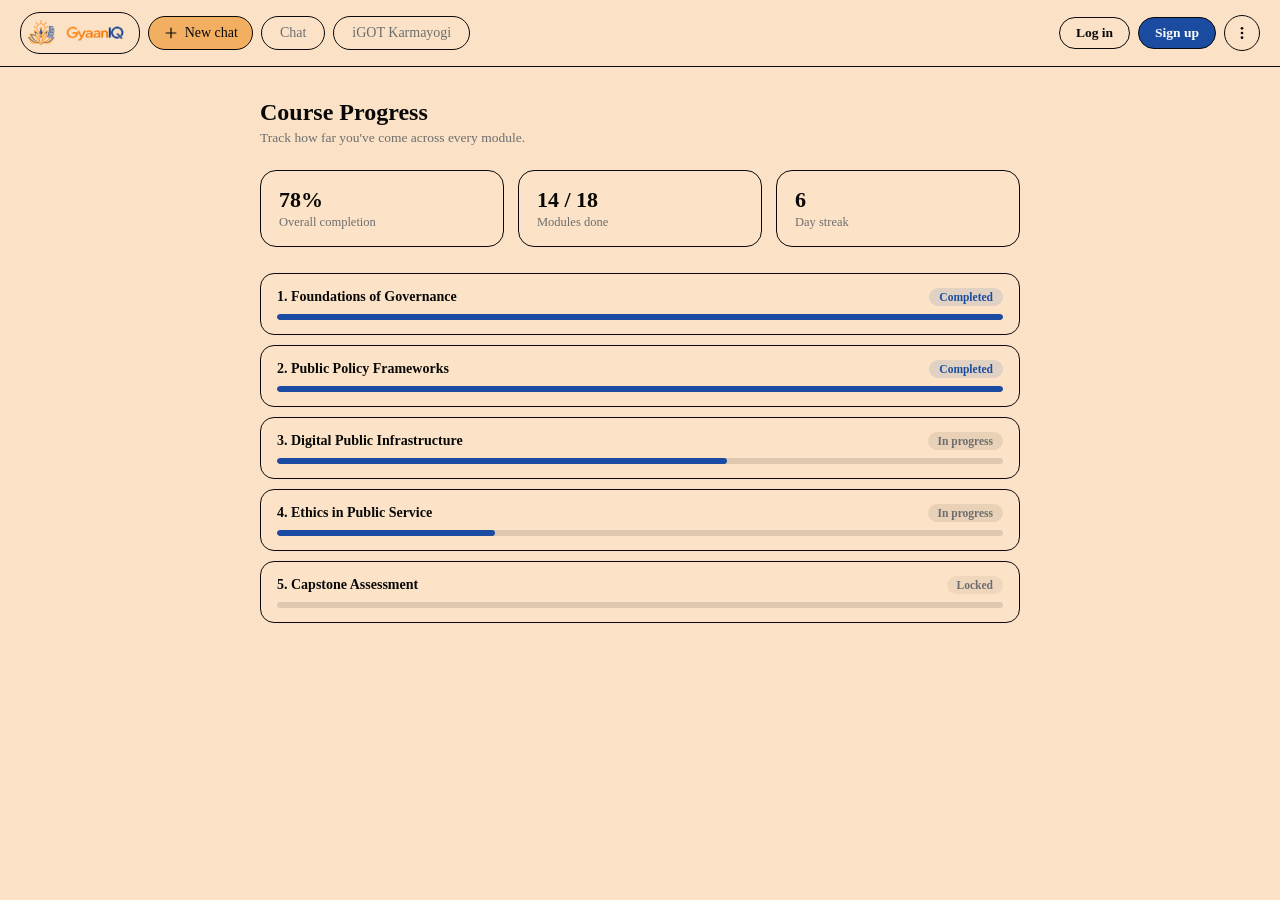
<file: progress.html>
<!DOCTYPE html>
<html lang="en">

<head>
    <meta charset="UTF-8">
    <meta name="viewport" content="width=device-width, initial-scale=1, viewport-fit=cover">
    <title>GyaanIQ AI — Progress</title>
    <link rel="stylesheet" href="css/styles.css">
    <script src="js/accessibility.js"></script>
</head>

<body>


    <div class="main">
        <div class="topbar">
            <div class="toggle">

                <div class="profile-popup-wrapper">
                    <div class="user" id="user-chip" role="button" aria-haspopup="true" aria-expanded="false"
                        tabindex="0" title="View profile">
                        <img class="avatar" id="avatar-el" src="logo.png" alt="GyaanIQ logo">
                        <div>
                            <img class="title-logo" id="title-logo" src="title.png" alt="GyaanIQ AI">
                        </div>
                    </div>

                    <!-- Profile Popup -->
                    <div class="profile-popup hidden" id="profile-popup" role="dialog" aria-label="Profile">
                        <!-- Logged-in view -->
                        <div class="profile-popup-loggedin auth-logged-in-only">
                            <div class="profile-popup-avatar" id="popup-avatar-initials"></div>
                            <div class="profile-popup-info">
                                <span class="profile-popup-name" id="popup-name"></span>
                                <span class="profile-popup-email" id="popup-email"></span>
                            </div>
                            <div class="profile-popup-divider"></div>
                            <button type="button" class="profile-popup-action" id="popup-logout-btn">
                                <svg width="15" height="15" viewBox="0 0 24 24" fill="none" stroke="currentColor"
                                    stroke-width="2">
                                    <path d="M9 21H5a2 2 0 0 1-2-2V5a2 2 0 0 1 2-2h4" />
                                    <polyline points="16 17 21 12 16 7" />
                                    <line x1="21" y1="12" x2="9" y2="12" />
                                </svg>
                                Log out
                            </button>
                        </div>
                        <!-- Logged-out view -->
                        <div class="profile-popup-loggedout auth-logged-out-only">
                            <svg class="profile-popup-guest-icon" viewBox="0 0 24 24" fill="none" stroke="currentColor"
                                stroke-width="1.5">
                                <circle cx="12" cy="8" r="4" />
                                <path d="M4 20c0-4 3.6-7 8-7s8 3 8 7" />
                            </svg>
                            <p class="profile-popup-guest-text">You're not logged in</p>
                            <p class="profile-popup-guest-sub">Sign in to access your profile and history</p>
                            <button type="button" class="profile-popup-login-btn" id="popup-login-btn">Log in</button>
                            <button type="button" class="profile-popup-signup-btn" id="popup-signup-btn">Create
                                account</button>
                        </div>
                    </div>
                </div>
                <div class="nav-item active">
                    <svg class="icon" viewBox="0 0 24 24" fill="none" stroke="currentColor" stroke-width="1.8">
                        <path d="M12 4v16m8-8H4" />
                    </svg>
                    New chat
                </div>
                <a href="index.html" data-tab="chat">Chat</a>
                <a href="progress.html" class="active auth-logged-in-only" data-tab="Progress">Progress</a>
                
                <a class="auth-logged-in-only" href="previous-pdf.html" data-tab="Previous_Pdf">My Materials</a>
                <a class="auth-logged-in-only" href="history.html" data-tab="History">History</a>
                <a class="auth-logged-in-only" href="competency.html" data-tab="Competency">Competency</a>
                <a href="https://igotkarmayogi.gov.in/#/" target="_blank" rel="noopener" class="nav-item"
                    data-tab="iGOT Karmayogi">iGOT Karmayogi</a>

            </div>
            <div class="topbar-right">
                <button type="button" class="auth-btn login-btn auth-logged-out-only" id="login-btn">Log in</button>
                <button type="button" class="auth-btn signup-btn auth-logged-out-only" id="signup-btn">Sign up</button>

                <div class="dropdown-wrap">
                    <button type="button" class="top-icon-link" aria-label="Options menu" aria-haspopup="true"
                        aria-expanded="false" id="list-btn" title="Options & Course Progress">
                        <svg class="icon three-dots-icon" viewBox="0 0 24 24" fill="currentColor">
                            <circle cx="12" cy="5" r="2" />
                            <circle cx="12" cy="12" r="2" />
                            <circle cx="12" cy="19" r="2" />
                        </svg>
                    </button>
                    <div class="dropdown-menu" id="list-menu" role="menu">
                        <!-- Success / Progress Bar Section -->
                        <div class="menu-progress-card auth-logged-in-only">
                            <div class="menu-progress-header">
                                <div class="progress-title-wrap">
                                    <svg class="progress-icon" viewBox="0 0 20 20" fill="currentColor">
                                        <path fill-rule="evenodd"
                                            d="M10 18a8 8 0 100-16 8 8 0 000 16zm3.707-9.293a1 1 0 00-1.414-1.414L9 10.586 7.707 9.293a1 1 0 00-1.414 1.414l2 2a1 1 0 001.414 0l4-4z"
                                            clip-rule="evenodd" />
                                    </svg>
                                    <span class="progress-title">Course Progress</span>
                                </div>
                                <span class="progress-percent" id="course-progress-val">78%</span>
                            </div>
                            <div class="progress-bar-wrapper">
                                <div class="progress-bar-track" role="progressbar" aria-valuenow="78" aria-valuemin="0"
                                    aria-valuemax="100" aria-label="Course completion progress">
                                    <div class="progress-bar-fill" style="width: 78%;">
                                        <div class="progress-shimmer"></div>
                                    </div>
                                </div>
                            </div>
                            <div class="progress-meta">
                                <span class="progress-modules">14 of 18 Modules</span>
                                <span class="progress-tag">On Track 🎯</span>
                            </div>
                        </div>

                        <div class="dropdown-items-group">
                            <a href="profile.html" class="dropdown-item auth-logged-in-only" id="menu-profile-item"
                                role="menuitem">
                                <svg class="item-icon" viewBox="0 0 24 24" fill="none" stroke="currentColor"
                                    stroke-width="1.8">
                                    <path d="M20 21v-2a4 4 0 0 0-4-4H8a4 4 0 0 0-4 4v2" />
                                    <circle cx="12" cy="7" r="4" />
                                </svg>
                                <span>Profile</span>
                            </a>
                            <div class="dropdown-item auth-logged-in-only" id="menu-pinned-btn" role="menuitem">
                                <svg class="item-icon" viewBox="0 0 24 24" fill="none" stroke="currentColor"
                                    stroke-width="1.8">
                                    <line x1="12" y1="17" x2="12" y2="22" />
                                    <path
                                        d="M5 17h14l-1.5-3.5V5a1.5 1.5 0 0 0-1.5-1.5h-8A1.5 1.5 0 0 0 6.5 5v8.5L5 17z" />
                                </svg>
                                <span>Pinned</span>
                            </div>
                            <div class="dropdown-item auth-logged-in-only" id="menu-history-btn" role="menuitem">
                                <svg class="item-icon" viewBox="0 0 24 24" fill="none" stroke="currentColor"
                                    stroke-width="1.8">
                                    <path d="M3 12a9 9 0 1 0 9-9 9.75 9.75 0 0 0-6.74 2.74L3 8" />
                                    <path d="M3 3v5h5" />
                                    <polyline points="12 7 12 12 15 15" />
                                </svg>
                                <span>History</span>
                            </div>
                            <a href="leaderboard.html" class="dropdown-item auth-logged-in-only" id="menu-leaderboard-item" role="menuitem">
                                <svg class="item-icon" viewBox="0 0 24 24" fill="none" stroke="currentColor"
                                    stroke-width="1.8">
                                    <path d="M8 21h8M12 17v4M7 4h10v4a5 5 0 0 1-10 0V4z" />
                                    <path d="M7 5H4a1 1 0 0 0-1 1v1a4 4 0 0 0 4 4M17 5h3a1 1 0 0 1 1 1v1a4 4 0 0 1-4 4" />
                                </svg>
                                <span>Leaderboard</span>
                            </a>
                            <a href="settings.html" class="dropdown-item" role="menuitem">
                                <svg class="item-icon" viewBox="0 0 24 24" fill="none" stroke="currentColor"
                                    stroke-width="1.8">
                                    <circle cx="12" cy="12" r="3" />
                                    <path
                                        d="M19.4 15a1.65 1.65 0 0 0 .33 1.82l.06.06a2 2 0 0 1 0 2.83 2 2 0 0 1-2.83 0l-.06-.06a1.65 1.65 0 0 0-1.82-.33 1.65 1.65 0 0 0-1 1.51V21a2 2 0 0 1-2 2 2 2 0 0 1-2-2v-.09A1.65 1.65 0 0 0 9 19.4a1.65 1.65 0 0 0-1.82.33l-.06.06a2 2 0 0 1-2.83 0 2 2 0 0 1 0-2.83l.06-.06a1.65 1.65 0 0 0 .33-1.82 1.65 1.65 0 0 0-1.51-1H3a2 2 0 0 1-2-2 2 2 0 0 1 2-2h.09A1.65 1.65 0 0 0 4.6 9a1.65 1.65 0 0 0-.33-1.82l-.06-.06a2 2 0 0 1 0-2.83 2 2 0 0 1 2.83 0l.06.06a1.65 1.65 0 0 0 1.82.33H9a1.65 1.65 0 0 0 1-1.51V3a2 2 0 0 1 2-2 2 2 0 0 1 2 2v.09a1.65 1.65 0 0 0 1 1.51 1.65 1.65 0 0 0 1.82-.33l.06-.06a2 2 0 0 1 2.83 0 2 2 0 0 1 0 2.83l-.06.06a1.65 1.65 0 0 0-.33 1.82V9a1.65 1.65 0 0 0 1.51 1H21a2 2 0 0 1 2 2 2 2 0 0 1-2 2h-.09a1.65 1.65 0 0 0-1.51 1z" />
                                </svg>
                                <span>Settings</span>
                            </a>
                            <div class="menu-divider auth-logged-in-only"></div>
                            <div class="dropdown-item logout auth-logged-in-only" id="menu-logout-btn" role="menuitem">
                                <svg class="item-icon" viewBox="0 0 24 24" fill="none" stroke="currentColor"
                                    stroke-width="1.8">
                                    <path d="M9 21H5a2 2 0 0 1-2-2V5a2 2 0 0 1 2-2h4" />
                                    <polyline points="16 17 21 12 16 7" />
                                    <line x1="21" y1="12" x2="9" y2="12" />
                                </svg>
                                <span>Log out</span>
                            </div>
                        </div>
                    </div>
                </div>
            </div>
        </div>


        <div class="page-wrap">
            <div class="page-inner">
                <div class="page-header">
                    <h1 class="page-title">Course Progress</h1>
                    <p class="page-subtitle">Track how far you've come across every module.</p>
                </div>

                <div class="stat-row">
                    <div class="stat-card">
                        <div class="stat-value">78%</div>
                        <div class="stat-label">Overall completion</div>
                    </div>
                    <div class="stat-card">
                        <div class="stat-value">14 / 18</div>
                        <div class="stat-label">Modules done</div>
                    </div>
                    <div class="stat-card">
                        <div class="stat-value">6</div>
                        <div class="stat-label">Day streak</div>
                    </div>
                </div>

                <div class="module-list">
                    <div class="module-card">
                        <div class="module-top">
                            <span class="module-name">1. Foundations of Governance</span>
                            <span class="module-status done">Completed</span>
                        </div>
                        <div class="module-bar-track">
                            <div class="module-bar-fill" style="width: 100%;"></div>
                        </div>
                    </div>
                    <div class="module-card">
                        <div class="module-top">
                            <span class="module-name">2. Public Policy Frameworks</span>
                            <span class="module-status done">Completed</span>
                        </div>
                        <div class="module-bar-track">
                            <div class="module-bar-fill" style="width: 100%;"></div>
                        </div>
                    </div>
                    <div class="module-card">
                        <div class="module-top">
                            <span class="module-name">3. Digital Public Infrastructure</span>
                            <span class="module-status progress">In progress</span>
                        </div>
                        <div class="module-bar-track">
                            <div class="module-bar-fill" style="width: 62%;"></div>
                        </div>
                    </div>
                    <div class="module-card">
                        <div class="module-top">
                            <span class="module-name">4. Ethics in Public Service</span>
                            <span class="module-status progress">In progress</span>
                        </div>
                        <div class="module-bar-track">
                            <div class="module-bar-fill" style="width: 30%;"></div>
                        </div>
                    </div>
                    <div class="module-card">
                        <div class="module-top">
                            <span class="module-name">5. Capstone Assessment</span>
                            <span class="module-status locked">Locked</span>
                        </div>
                        <div class="module-bar-track">
                            <div class="module-bar-fill" style="width: 0%;"></div>
                        </div>
                    </div>
                </div>
            </div>
        </div>
    </div>


    <!-- Auth Modal (Login & Signup) -->
    <div class="auth-modal-overlay" id="auth-modal" aria-hidden="true" role="dialog" aria-modal="true">
        <div class="auth-modal-card">
            <button type="button" class="auth-modal-close" id="auth-modal-close"
                aria-label="Close dialog">&times;</button>
            <div class="auth-modal-header">
                <div class="auth-tabs">
                    <button type="button" class="auth-tab-btn active" id="tab-login" data-auth-tab="login">Log
                        in</button>
                    <button type="button" class="auth-tab-btn" id="tab-signup" data-auth-tab="signup">Sign up</button>
                </div>
            </div>

            <!-- Login Form -->
            <form class="auth-form" id="form-login">
                <div class="auth-form-group">
                    <label for="login-email">Email or Username</label>
                    <input type="text" id="login-email" class="auth-input" placeholder="name@domain.com" required
                        autocomplete="username">
                </div>
                <div class="auth-form-group">
                    <label for="login-password">Password</label>
                    <input type="password" id="login-password" class="auth-input" placeholder="••••••••" required
                        autocomplete="current-password">
                </div>
                <button type="submit" class="auth-submit-btn">Log in to GyaanIQ</button>
            </form>

            <!-- Signup Form -->
            <form class="auth-form hidden" id="form-signup">
                <div class="auth-form-group">
                    <label for="signup-name">Full Name</label>
                    <input type="text" id="signup-name" class="auth-input" placeholder="Enter your full name"
                        autocomplete="name">
                </div>
                <div class="auth-form-group">
                    <label for="signup-email">Email Address</label>
                    <input type="email" id="signup-email" class="auth-input" placeholder="name@domain.com" required
                        autocomplete="email">
                </div>
                <div class="auth-form-group">
                    <label for="signup-password">Create Password</label>
                    <input type="password" id="signup-password" class="auth-input" placeholder="At least 8 characters"
                        required autocomplete="new-password">
                </div>
                <button type="submit" class="auth-submit-btn">Create Account</button>
            </form>
        </div>
    </div>

    <script src="js/app.js"></script>
</body>

</html>
</file>
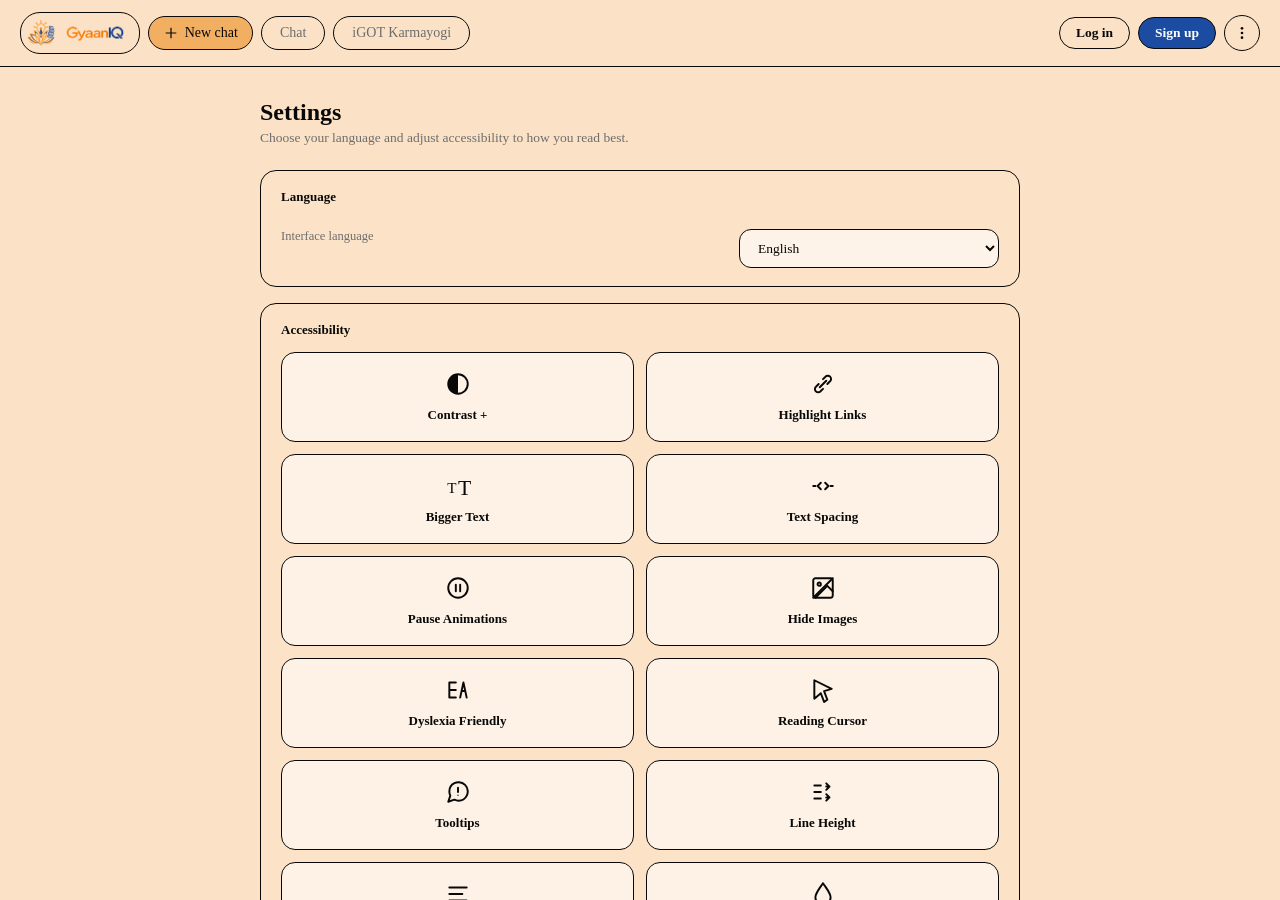
<file: settings.html>
<!DOCTYPE html>
<html lang="en">

<head>
    <meta charset="UTF-8">
    <meta name="viewport" content="width=device-width, initial-scale=1, viewport-fit=cover">
    <title>GyaanIQ AI — Settings</title>
    <link rel="stylesheet" href="css/styles.css">
    <script src="js/accessibility.js"></script>
</head>

<body>


    <div class="main">
        <div class="topbar">
            <div class="toggle">

                <div class="profile-popup-wrapper">
                    <div class="user" id="user-chip" role="button" aria-haspopup="true" aria-expanded="false"
                        tabindex="0" title="View profile">
                        <img class="avatar" id="avatar-el" src="logo.png" alt="GyaanIQ logo">
                        <div>
                            <img class="title-logo" id="title-logo" src="title.png" alt="GyaanIQ AI">
                        </div>
                    </div>

                    <!-- Profile Popup -->
                    <div class="profile-popup hidden" id="profile-popup" role="dialog" aria-label="Profile">
                        <!-- Logged-in view -->
                        <div class="profile-popup-loggedin auth-logged-in-only">
                            <div class="profile-popup-avatar" id="popup-avatar-initials"></div>
                            <div class="profile-popup-info">
                                <span class="profile-popup-name" id="popup-name"></span>
                                <span class="profile-popup-email" id="popup-email"></span>
                            </div>
                            <div class="profile-popup-divider"></div>
                            <button type="button" class="profile-popup-action" id="popup-logout-btn">
                                <svg width="15" height="15" viewBox="0 0 24 24" fill="none" stroke="currentColor"
                                    stroke-width="2">
                                    <path d="M9 21H5a2 2 0 0 1-2-2V5a2 2 0 0 1 2-2h4" />
                                    <polyline points="16 17 21 12 16 7" />
                                    <line x1="21" y1="12" x2="9" y2="12" />
                                </svg>
                                Log out
                            </button>
                        </div>
                        <!-- Logged-out view -->
                        <div class="profile-popup-loggedout auth-logged-out-only">
                            <svg class="profile-popup-guest-icon" viewBox="0 0 24 24" fill="none" stroke="currentColor"
                                stroke-width="1.5">
                                <circle cx="12" cy="8" r="4" />
                                <path d="M4 20c0-4 3.6-7 8-7s8 3 8 7" />
                            </svg>
                            <p class="profile-popup-guest-text">You're not logged in</p>
                            <p class="profile-popup-guest-sub">Sign in to access your profile and history</p>
                            <button type="button" class="profile-popup-login-btn" id="popup-login-btn">Log in</button>
                            <button type="button" class="profile-popup-signup-btn" id="popup-signup-btn">Create
                                account</button>
                        </div>
                    </div>
                </div>
                <div class="nav-item active">
                    <svg class="icon" viewBox="0 0 24 24" fill="none" stroke="currentColor" stroke-width="1.8">
                        <path d="M12 4v16m8-8H4" />
                    </svg>
                    New chat
                </div>
                <a href="index.html" data-tab="chat">Chat</a>
                <a class="auth-logged-in-only" href="progress.html" data-tab="Progress">Progress</a>
                
                <a class="auth-logged-in-only" href="previous-pdf.html" data-tab="Previous_Pdf">My Materials</a>
                <a class="auth-logged-in-only" href="history.html" data-tab="History">History</a>
                <a class="auth-logged-in-only" href="competency.html" data-tab="Competency">Competency</a>
                <a href="https://igotkarmayogi.gov.in/#/" target="_blank" rel="noopener" class="nav-item"
                    data-tab="iGOT Karmayogi">iGOT Karmayogi</a>

            </div>
            <div class="topbar-right">
                <button type="button" class="auth-btn login-btn auth-logged-out-only" id="login-btn">Log in</button>
                <button type="button" class="auth-btn signup-btn auth-logged-out-only" id="signup-btn">Sign up</button>

                <div class="dropdown-wrap">
                    <button type="button" class="top-icon-link" aria-label="Options menu" aria-haspopup="true"
                        aria-expanded="false" id="list-btn" title="Options & Course Progress">
                        <svg class="icon three-dots-icon" viewBox="0 0 24 24" fill="currentColor">
                            <circle cx="12" cy="5" r="2" />
                            <circle cx="12" cy="12" r="2" />
                            <circle cx="12" cy="19" r="2" />
                        </svg>
                    </button>
                    <div class="dropdown-menu" id="list-menu" role="menu">
                        <!-- Success / Progress Bar Section -->
                        <div class="menu-progress-card auth-logged-in-only">
                            <div class="menu-progress-header">
                                <div class="progress-title-wrap">
                                    <svg class="progress-icon" viewBox="0 0 20 20" fill="currentColor">
                                        <path fill-rule="evenodd"
                                            d="M10 18a8 8 0 100-16 8 8 0 000 16zm3.707-9.293a1 1 0 00-1.414-1.414L9 10.586 7.707 9.293a1 1 0 00-1.414 1.414l2 2a1 1 0 001.414 0l4-4z"
                                            clip-rule="evenodd" />
                                    </svg>
                                    <span class="progress-title">Course Progress</span>
                                </div>
                                <span class="progress-percent" id="course-progress-val">78%</span>
                            </div>
                            <div class="progress-bar-wrapper">
                                <div class="progress-bar-track" role="progressbar" aria-valuenow="78" aria-valuemin="0"
                                    aria-valuemax="100" aria-label="Course completion progress">
                                    <div class="progress-bar-fill" style="width: 78%;">
                                        <div class="progress-shimmer"></div>
                                    </div>
                                </div>
                            </div>
                            <div class="progress-meta">
                                <span class="progress-modules">14 of 18 Modules</span>
                                <span class="progress-tag">On Track 🎯</span>
                            </div>
                        </div>

                        <div class="dropdown-items-group">
                            <a href="profile.html" class="dropdown-item auth-logged-in-only" id="menu-profile-item"
                                role="menuitem">
                                <svg class="item-icon" viewBox="0 0 24 24" fill="none" stroke="currentColor"
                                    stroke-width="1.8">
                                    <path d="M20 21v-2a4 4 0 0 0-4-4H8a4 4 0 0 0-4 4v2" />
                                    <circle cx="12" cy="7" r="4" />
                                </svg>
                                <span>Profile</span>
                            </a>
                            <div class="dropdown-item auth-logged-in-only" id="menu-pinned-btn" role="menuitem">
                                <svg class="item-icon" viewBox="0 0 24 24" fill="none" stroke="currentColor"
                                    stroke-width="1.8">
                                    <line x1="12" y1="17" x2="12" y2="22" />
                                    <path
                                        d="M5 17h14l-1.5-3.5V5a1.5 1.5 0 0 0-1.5-1.5h-8A1.5 1.5 0 0 0 6.5 5v8.5L5 17z" />
                                </svg>
                                <span>Pinned</span>
                            </div>
                            <div class="dropdown-item auth-logged-in-only" id="menu-history-btn" role="menuitem">
                                <svg class="item-icon" viewBox="0 0 24 24" fill="none" stroke="currentColor"
                                    stroke-width="1.8">
                                    <path d="M3 12a9 9 0 1 0 9-9 9.75 9.75 0 0 0-6.74 2.74L3 8" />
                                    <path d="M3 3v5h5" />
                                    <polyline points="12 7 12 12 15 15" />
                                </svg>
                                <span>History</span>
                            </div>
                            <a href="leaderboard.html" class="dropdown-item auth-logged-in-only" id="menu-leaderboard-item" role="menuitem">
                                <svg class="item-icon" viewBox="0 0 24 24" fill="none" stroke="currentColor"
                                    stroke-width="1.8">
                                    <path d="M8 21h8M12 17v4M7 4h10v4a5 5 0 0 1-10 0V4z" />
                                    <path d="M7 5H4a1 1 0 0 0-1 1v1a4 4 0 0 0 4 4M17 5h3a1 1 0 0 1 1 1v1a4 4 0 0 1-4 4" />
                                </svg>
                                <span>Leaderboard</span>
                            </a>
                            <a href="settings.html" class="dropdown-item" role="menuitem">
                                <svg class="item-icon" viewBox="0 0 24 24" fill="none" stroke="currentColor"
                                    stroke-width="1.8">
                                    <circle cx="12" cy="12" r="3" />
                                    <path
                                        d="M19.4 15a1.65 1.65 0 0 0 .33 1.82l.06.06a2 2 0 0 1 0 2.83 2 2 0 0 1-2.83 0l-.06-.06a1.65 1.65 0 0 0-1.82-.33 1.65 1.65 0 0 0-1 1.51V21a2 2 0 0 1-2 2 2 2 0 0 1-2-2v-.09A1.65 1.65 0 0 0 9 19.4a1.65 1.65 0 0 0-1.82.33l-.06.06a2 2 0 0 1-2.83 0 2 2 0 0 1 0-2.83l.06-.06a1.65 1.65 0 0 0 .33-1.82 1.65 1.65 0 0 0-1.51-1H3a2 2 0 0 1-2-2 2 2 0 0 1 2-2h.09A1.65 1.65 0 0 0 4.6 9a1.65 1.65 0 0 0-.33-1.82l-.06-.06a2 2 0 0 1 0-2.83 2 2 0 0 1 2.83 0l.06.06a1.65 1.65 0 0 0 1.82.33H9a1.65 1.65 0 0 0 1-1.51V3a2 2 0 0 1 2-2 2 2 0 0 1 2 2v.09a1.65 1.65 0 0 0 1 1.51 1.65 1.65 0 0 0 1.82-.33l.06-.06a2 2 0 0 1 2.83 0 2 2 0 0 1 0 2.83l-.06.06a1.65 1.65 0 0 0-.33 1.82V9a1.65 1.65 0 0 0 1.51 1H21a2 2 0 0 1 2 2 2 2 0 0 1-2 2h-.09a1.65 1.65 0 0 0-1.51 1z" />
                                </svg>
                                <span>Settings</span>
                            </a>
                            <div class="menu-divider auth-logged-in-only"></div>
                            <div class="dropdown-item logout auth-logged-in-only" id="menu-logout-btn" role="menuitem">
                                <svg class="item-icon" viewBox="0 0 24 24" fill="none" stroke="currentColor"
                                    stroke-width="1.8">
                                    <path d="M9 21H5a2 2 0 0 1-2-2V5a2 2 0 0 1 2-2h4" />
                                    <polyline points="16 17 21 12 16 7" />
                                    <line x1="21" y1="12" x2="9" y2="12" />
                                </svg>
                                <span>Log out</span>
                            </div>
                        </div>
                    </div>
                </div>
            </div>
        </div>


        <div class="page-wrap">
            <div class="page-inner">
                <div class="page-header">
                    <h1 class="page-title">Settings</h1>
                    <p class="page-subtitle">Choose your language and adjust accessibility to how you read best.</p>
                </div>

                <div class="section-card">
                    <p class="section-card-title">Language</p>
                    <div class="field-row" style="align-items: flex-start;">
                        <span class="field-label">Interface language</span>
                        <select class="settings-select" id="language-select">
                            <option value="en">English</option>
                            <option value="hi">हिन्दी (Hindi)</option>
                            <option value="or">ଓଡ଼ିଆ (Odia)</option>
                            <option value="bn">বাংলা (Bengali)</option>
                            <option value="ta">தமிழ் (Tamil)</option>
                            <option value="te">తెలుగు (Telugu)</option>
                        </select>
                    </div>
                </div>

                <div class="section-card">
                    <p class="section-card-title">Accessibility</p>
                    <div class="a11y-grid" id="a11y-grid">
                    <button type="button" class="a11y-card" data-a11y-key="contrast">
                        <svg class="a11y-card-icon" viewBox="0 0 24 24" fill="none" stroke="currentColor" stroke-width="1.8" stroke-linecap="round" stroke-linejoin="round">
                            <circle cx="12" cy="12" r="9"/><path d="M12 3a9 9 0 000 18z" fill="currentColor" stroke="none"/>
                        </svg>
                        <span class="a11y-card-label">Contrast +</span>
                    </button>
                    <button type="button" class="a11y-card" data-a11y-key="highlightLinks">
                        <svg class="a11y-card-icon" viewBox="0 0 24 24" fill="none" stroke="currentColor" stroke-width="1.8" stroke-linecap="round" stroke-linejoin="round">
                            <path d="M9 15l6-6M8 12L5.5 14.5a3 3 0 104.24 4.24L12 16.5M16 12l2.5-2.5a3 3 0 10-4.24-4.24L12 7.5"/>
                        </svg>
                        <span class="a11y-card-label">Highlight Links</span>
                    </button>
                    <button type="button" class="a11y-card" data-a11y-key="biggerText">
                        <svg class="a11y-card-icon" viewBox="0 0 24 24" fill="none" stroke="currentColor" stroke-width="1.8" stroke-linecap="round" stroke-linejoin="round">
                            <text x="2" y="18" font-size="14" fill="currentColor" stroke="none">T</text><text x="12" y="20" font-size="20" fill="currentColor" stroke="none">T</text>
                        </svg>
                        <span class="a11y-card-label">Bigger Text</span>
                    </button>
                    <button type="button" class="a11y-card" data-a11y-key="textSpacing">
                        <svg class="a11y-card-icon" viewBox="0 0 24 24" fill="none" stroke="currentColor" stroke-width="1.8" stroke-linecap="round" stroke-linejoin="round">
                            <path d="M3 12h2M19 12h2M7 12l3-3M7 12l3 3M17 12l-3-3M17 12l-3 3"/>
                        </svg>
                        <span class="a11y-card-label">Text Spacing</span>
                    </button>
                    <button type="button" class="a11y-card" data-a11y-key="pauseAnimations">
                        <svg class="a11y-card-icon" viewBox="0 0 24 24" fill="none" stroke="currentColor" stroke-width="1.8" stroke-linecap="round" stroke-linejoin="round">
                            <circle cx="12" cy="12" r="9"/><line x1="10" y1="9" x2="10" y2="15"/><line x1="14" y1="9" x2="14" y2="15"/>
                        </svg>
                        <span class="a11y-card-label">Pause Animations</span>
                    </button>
                    <button type="button" class="a11y-card" data-a11y-key="hideImages">
                        <svg class="a11y-card-icon" viewBox="0 0 24 24" fill="none" stroke="currentColor" stroke-width="1.8" stroke-linecap="round" stroke-linejoin="round">
                            <rect x="3" y="3" width="18" height="18" rx="2"/><circle cx="8.5" cy="8.5" r="1.5"/><path d="M21 15l-5-5L5 21"/><line x1="3" y1="21" x2="21" y2="3"/>
                        </svg>
                        <span class="a11y-card-label">Hide Images</span>
                    </button>
                    <button type="button" class="a11y-card" data-a11y-key="dyslexia">
                        <svg class="a11y-card-icon" viewBox="0 0 24 24" fill="none" stroke="currentColor" stroke-width="1.8" stroke-linecap="round" stroke-linejoin="round">
                            <path d="M4 19V5M4 12h6M4 5h6M4 19h6"/><path d="M14 19l3-14 3 14M15.5 13h3"/>
                        </svg>
                        <span class="a11y-card-label">Dyslexia Friendly</span>
                    </button>
                    <button type="button" class="a11y-card" data-a11y-key="bigCursor">
                        <svg class="a11y-card-icon" viewBox="0 0 24 24" fill="none" stroke="currentColor" stroke-width="1.8" stroke-linecap="round" stroke-linejoin="round">
                            <path d="M4 3l16 8-7 2 3 8-3 2-3-8-6 5z"/>
                        </svg>
                        <span class="a11y-card-label">Reading Cursor</span>
                    </button>
                    <button type="button" class="a11y-card" data-a11y-key="tooltips">
                        <svg class="a11y-card-icon" viewBox="0 0 24 24" fill="none" stroke="currentColor" stroke-width="1.8" stroke-linecap="round" stroke-linejoin="round">
                            <path d="M21 11.5a8.38 8.38 0 01-.9 3.8 8.5 8.5 0 01-7.6 4.7 8.38 8.38 0 01-3.8-.9L3 21l1.9-5.7a8.38 8.38 0 01-.9-3.8 8.5 8.5 0 014.7-7.6 8.38 8.38 0 013.8-.9h.5a8.48 8.48 0 018 8v.5z"/><line x1="12" y1="8" x2="12" y2="12"/><circle cx="12" cy="15" r="0.6" fill="currentColor" stroke="none"/>
                        </svg>
                        <span class="a11y-card-label">Tooltips</span>
                    </button>
                    <button type="button" class="a11y-card" data-a11y-key="lineHeight">
                        <svg class="a11y-card-icon" viewBox="0 0 24 24" fill="none" stroke="currentColor" stroke-width="1.8" stroke-linecap="round" stroke-linejoin="round">
                            <line x1="4" y1="6" x2="10" y2="6"/><line x1="4" y1="12" x2="10" y2="12"/><line x1="4" y1="18" x2="10" y2="18"/><path d="M15 4l3 3-3 3M18 7H15M15 20l3-3-3-3M18 17H15"/>
                        </svg>
                        <span class="a11y-card-label">Line Height</span>
                    </button>
                    <button type="button" class="a11y-card" data-a11y-key="textAlign">
                        <svg class="a11y-card-icon" viewBox="0 0 24 24" fill="none" stroke="currentColor" stroke-width="1.8" stroke-linecap="round" stroke-linejoin="round">
                            <line x1="4" y1="6" x2="20" y2="6"/><line x1="4" y1="12" x2="16" y2="12"/><line x1="4" y1="18" x2="20" y2="18"/>
                        </svg>
                        <span class="a11y-card-label">Text Align</span>
                    </button>
                    <button type="button" class="a11y-card" data-a11y-key="saturation">
                        <svg class="a11y-card-icon" viewBox="0 0 24 24" fill="none" stroke="currentColor" stroke-width="1.8" stroke-linecap="round" stroke-linejoin="round">
                            <path d="M12 2C8 8 5 11.5 5 15a7 7 0 0014 0c0-3.5-3-7-7-13z"/>
                        </svg>
                        <span class="a11y-card-label">Saturation</span>
                    </button>
                    </div>
                    <button type="button" class="reset-a11y-btn" id="reset-a11y-btn" style="margin-top: 14px;">
                        Reset all accessibility settings
                    </button>
                </div>
            </div>
        </div>
    </div>


    <!-- Auth Modal (Login & Signup) -->
    <div class="auth-modal-overlay" id="auth-modal" aria-hidden="true" role="dialog" aria-modal="true">
        <div class="auth-modal-card">
            <button type="button" class="auth-modal-close" id="auth-modal-close"
                aria-label="Close dialog">&times;</button>
            <div class="auth-modal-header">
                <div class="auth-tabs">
                    <button type="button" class="auth-tab-btn active" id="tab-login" data-auth-tab="login">Log
                        in</button>
                    <button type="button" class="auth-tab-btn" id="tab-signup" data-auth-tab="signup">Sign up</button>
                </div>
            </div>

            <!-- Login Form -->
            <form class="auth-form" id="form-login">
                <div class="auth-form-group">
                    <label for="login-email">Email or Username</label>
                    <input type="text" id="login-email" class="auth-input" placeholder="name@domain.com" required
                        autocomplete="username">
                </div>
                <div class="auth-form-group">
                    <label for="login-password">Password</label>
                    <input type="password" id="login-password" class="auth-input" placeholder="••••••••" required
                        autocomplete="current-password">
                </div>
                <button type="submit" class="auth-submit-btn">Log in to GyaanIQ</button>
            </form>

            <!-- Signup Form -->
            <form class="auth-form hidden" id="form-signup">
                <div class="auth-form-group">
                    <label for="signup-name">Full Name</label>
                    <input type="text" id="signup-name" class="auth-input" placeholder="Enter your full name"
                        autocomplete="name">
                </div>
                <div class="auth-form-group">
                    <label for="signup-email">Email Address</label>
                    <input type="email" id="signup-email" class="auth-input" placeholder="name@domain.com" required
                        autocomplete="email">
                </div>
                <div class="auth-form-group">
                    <label for="signup-password">Create Password</label>
                    <input type="password" id="signup-password" class="auth-input" placeholder="At least 8 characters"
                        required autocomplete="new-password">
                </div>
                <button type="submit" class="auth-submit-btn">Create Account</button>
            </form>
        </div>
    </div>

    <script src="js/app.js"></script>
    <script>
        // Wire up the Settings page controls to the shared GyaanA11y API
        // (js/accessibility.js), which persists choices in localStorage
        // and applies them site-wide.
        (function () {
            if (!window.GyaanA11y) return;

            var langSelect = document.getElementById('language-select');
            var grid = document.getElementById('a11y-grid');
            var resetBtn = document.getElementById('reset-a11y-btn');

            function syncCardStates() {
                var settings = GyaanA11y.getSettings();
                grid.querySelectorAll('.a11y-card').forEach(function (card) {
                    var key = card.getAttribute('data-a11y-key');
                    card.classList.toggle('active', !!settings[key]);
                });
            }

            if (langSelect) {
                langSelect.value = GyaanA11y.getLanguage();
                langSelect.addEventListener('change', function () {
                    GyaanA11y.setLanguage(langSelect.value);
                });
            }

            if (grid) {
                grid.addEventListener('click', function (e) {
                    var card = e.target.closest('.a11y-card');
                    if (!card) return;
                    var key = card.getAttribute('data-a11y-key');
                    GyaanA11y.toggleSetting(key);
                    syncCardStates();
                });
            }

            if (resetBtn) {
                resetBtn.addEventListener('click', function () {
                    GyaanA11y.resetAll();
                    syncCardStates();
                });
            }

            syncCardStates();
        })();
    </script>
</body>

</html>
</file>
<file: css/styles.css>
:root {
  --ref: #f3962f45;
  --bg: var(--ref);
  --panel: var(--ref);
  --border: #090909;
  --text: #080808;
  --muted: #6d6d6e;
  --accent: #1B4CA1;
  --hover: #f3af61;
  --menu-bg: #fce3c7;
  --menu-border: var(--border);
  --menu-text: var(--text);
  --menu-subtext: var(--muted);
  --menu-card-bg: rgba(9, 9, 9, 0.04);
  --progress-track: rgba(9, 9, 9, 0.12);
  --progress-fill: var(--accent);
  --progress-accent: var(--accent);
}

@media (prefers-color-scheme: dark) {
  :root:not([data-theme="light"]) {
    --bg: var(--ref);
    --panel: var(--ref);
    --border: #f3962f45;
    --text: #030303;
    --muted: #6d6d6e;
    --accent: #1B4CA1;
    --hover: #f3962f45;
    --menu-bg: #fce3c7;
    --menu-border: var(--border);
    --menu-text: var(--text);
    --menu-subtext: var(--muted);
    --menu-card-bg: rgba(9, 9, 9, 0.04);
    --progress-track: rgba(9, 9, 9, 0.12);
    --progress-fill: var(--accent);
    --progress-accent: var(--accent);
  }
}

:root[data-theme="dark"] {
  --bg: var(--ref);
  --panel: var(--ref);
  --border: #f3962f45;
  --text: #000000;
  --muted: #6d6d6e;
  --accent: #1B4CA1;
  --hover: #f3962f45;
  --menu-bg: #fce3c7;
  --menu-border: var(--border);
  --menu-text: var(--text);
  --menu-subtext: var(--muted);
  --menu-card-bg: rgba(9, 9, 9, 0.04);
  --progress-track: rgba(9, 9, 9, 0.12);
  --progress-fill: var(--accent);
  --progress-accent: var(--accent);
}

* {
  box-sizing: border-box;
}

html,
body {
  height: 100%;
  margin: 0;
}

body {
  background: var(--bg);
  color: var(--text);
  font-family: Montserrat-Bold;
  overflow: hidden;
}

/* Main */
.main {
  flex: 1;
  display: flex;
  flex-direction: column;
  height: 100vh;
  min-width: 0;
}

.topbar {
  display: flex;
  justify-content: space-between;
  align-items: center;
  padding: 12px 20px;
  border-bottom: 1px solid var(--border);
  position: relative;
}

.toggle {
  display: flex;
  align-items: center;
  gap: 8px;
}

/* Login / user chip */
.user {
  display: flex;
  align-items: center;
  gap: 8px;
  padding: 6px 12px 6px 6px;
  border-radius: 20px;
  border: 1px solid var(--border);
  cursor: pointer;
}

.avatar {
  width: 28px;
  height: 28px;
  border-radius: 50%;
  object-fit: cover;
  flex: none;
  display: block;
}

.user-name {
  font-size: 13px;
  font-weight: 600;
  letter-spacing: 0.02em;
}

.title-logo {
  height: 22px;
  width: auto;
  max-width: 140px;
  object-fit: contain;
  display: block;
}

/* Profile popup wrapper */
.profile-popup-wrapper {
  position: relative;
}

.profile-popup {
  position: absolute;
  top: calc(100% + 10px);
  left: 0;
  width: 260px;
  background: var(--menu-bg);
  border: 1px solid var(--menu-border);
  border-radius: 18px;
  box-shadow: 0 16px 40px rgba(0, 0, 0, 0.15), 0 3px 10px rgba(0, 0, 0, 0.08);
  backdrop-filter: blur(16px);
  -webkit-backdrop-filter: blur(16px);
  z-index: 300;
  opacity: 1;
  transform: translateY(0) scale(1);
  transition: opacity 0.2s ease, transform 0.2s ease;
  overflow: hidden;
}

.profile-popup.hidden {
  opacity: 0;
  pointer-events: none;
  transform: translateY(-8px) scale(0.97);
}

/* Logged-in section */
.profile-popup-loggedin {
  padding: 18px 18px 12px;
  display: flex;
  flex-direction: column;
  align-items: center;
  gap: 6px;
}

.profile-popup-avatar {
  width: 54px;
  height: 54px;
  border-radius: 50%;
  background: linear-gradient(135deg, var(--accent), #3b7cf4);
  display: flex;
  align-items: center;
  justify-content: center;
  font-size: 20px;
  font-weight: 700;
  color: #fff;
  letter-spacing: 0.02em;
  flex-shrink: 0;
  margin-bottom: 4px;
}

.profile-popup-info {
  display: flex;
  flex-direction: column;
  align-items: center;
  gap: 2px;
}

.profile-popup-name {
  font-size: 14.5px;
  font-weight: 700;
  color: var(--text);
}

.profile-popup-email {
  font-size: 12px;
  color: var(--muted);
}

.profile-popup-divider {
  width: 100%;
  height: 1px;
  background: var(--menu-border);
  opacity: 0.4;
  margin: 8px 0 4px;
}

.profile-popup-action {
  width: 100%;
  display: flex;
  align-items: center;
  justify-content: center;
  gap: 8px;
  padding: 9px 12px;
  background: transparent;
  border: none;
  border-radius: 10px;
  font-size: 13.5px;
  font-weight: 500;
  font-family: inherit;
  color: #dc2626;
  cursor: pointer;
  transition: background 0.15s ease;
}

.profile-popup-action:hover {
  background: rgba(220, 38, 38, 0.08);
}

/* Logged-out / guest section */
.profile-popup-loggedout {
  padding: 22px 18px 18px;
  display: flex;
  flex-direction: column;
  align-items: center;
  gap: 6px;
  text-align: center;
}

.profile-popup-guest-icon {
  width: 44px;
  height: 44px;
  color: var(--muted);
  margin-bottom: 4px;
}

.profile-popup-guest-text {
  margin: 0;
  font-size: 14px;
  font-weight: 700;
  color: var(--text);
}

.profile-popup-guest-sub {
  margin: 0 0 8px;
  font-size: 12px;
  color: var(--muted);
  line-height: 1.5;
}

.profile-popup-login-btn,
.profile-popup-signup-btn {
  width: 100%;
  padding: 9px 14px;
  border-radius: 10px;
  font-size: 13.5px;
  font-weight: 600;
  font-family: inherit;
  cursor: pointer;
  transition: opacity 0.18s ease, transform 0.15s ease;
}

.profile-popup-login-btn {
  background: var(--accent);
  color: #fff;
  border: none;
}

.profile-popup-signup-btn {
  background: transparent;
  color: var(--text);
  border: 1px solid var(--border);
}

.profile-popup-login-btn:hover,
.profile-popup-signup-btn:hover {
  opacity: 0.88;
  transform: translateY(-1px);
}

/* New chat button, now a topbar pill instead of a sidebar row */
.nav-item {
  display: flex;
  align-items: center;
  gap: 6px;
  padding: 8px 14px;
  border-radius: 20px;
  border: 1px solid var(--border);
  color: var(--text);
  font-size: 14px;
  cursor: pointer;
}

.nav-item:hover,
.nav-item.active {
  background: var(--hover);
}

.icon {
  width: 16px;
  height: 16px;
  flex: none;
}

/* Chat / Work toggle buttons */
.toggle button[data-tab] {
  border: 1px solid var(--border);
  background: transparent;
  padding: 8px 18px;
  border-radius: 20px;
  font-size: 14px;
  color: var(--muted);
  cursor: pointer;
  font-family: inherit;
}

.toggle a[data-tab] {
  border: 1px solid var(--border);
  background: transparent;
  padding: 8px 18px;
  border-radius: 20px;
  font-size: 14px;
  color: var(--muted);
  cursor: pointer;
  font-family: inherit;
  text-decoration: none;
  display: inline-flex;
  align-items: center;
}

.toggle button[data-tab].active,
.toggle a[data-tab].active {
  background: var(--hover);
  color: var(--text);
  font-weight: 500;
}

.top-icon {
  color: var(--muted);
  flex: none;
}

.top-icon-link {
  width: 36px;
  height: 36px;
  display: inline-flex;
  align-items: center;
  justify-content: center;
  background: transparent;
  border: 1px solid var(--border);
  border-radius: 50%;
  color: var(--text);
  cursor: pointer;
  transition: all 0.2s ease;
}

.top-icon-link:hover,
.top-icon-link[aria-expanded="true"] {
  background: var(--hover);
  color: var(--text);
}

.three-dots-icon {
  width: 18px;
  height: 18px;
  flex: none;
}

.center {
  flex: 1;
  display: flex;
  flex-direction: column;
  align-items: center;
  justify-content: center;
  padding: 24px;
  overflow-y: auto;
}

h1.agenda {
  font-size: 32px;
  font-weight: 500;
  color: var(--text);
  margin: 0 0 28px;
  text-align: center;
}

.composer-container {
  width: 100%;
  max-width: 740px;
  background: rgba(255, 255, 255, 0.55);
  border: 1px solid rgba(9, 9, 9, 0.1);
  border-radius: 24px;
  box-shadow:
    0 8px 32px rgba(0, 0, 0, 0.10),
    0 2px 8px rgba(0, 0, 0, 0.06);
  backdrop-filter: blur(14px);
  -webkit-backdrop-filter: blur(14px);
  padding: 10px;
  transition: box-shadow 0.2s ease;
}

.composer-container:focus-within {
  box-shadow:
    0 12px 40px rgba(27, 76, 161, 0.13),
    0 3px 10px rgba(0, 0, 0, 0.08);
  border-color: rgba(27, 76, 161, 0.25);
}

.composer {
  width: 100%;
  display: flex;
  align-items: center;
  gap: 10px;
  background: transparent;
  border: none;
  border-radius: 0;
  padding: 4px 4px 4px 12px;
}

.composer input {
  flex: 1;
  border: none;
  background: transparent;
  outline: none;
  font-size: 15px;
  color: var(--text);
  font-family: inherit;
}

.composer input::placeholder {
  color: var(--muted);
}



.circle-btn {
  width: 34px;
  height: 34px;
  border-radius: 50%;
  border: none;
  display: flex;
  align-items: center;
  justify-content: center;
  cursor: pointer;
  flex: none;
}

.circle-btn.mic {
  background: transparent;
  color: var(--muted);
}

.circle-btn.send {
  background: var(--accent);
  color: #fff;
}

::-webkit-scrollbar {
  width: 8px;
}

::-webkit-scrollbar-thumb {
  background: var(--border);
  border-radius: 8px;
}

.topbar-right {
  display: flex;
  align-items: center;
  gap: 8px;
}

.auth-btn {
  border: 1px solid var(--border);
  padding: 7px 16px;
  border-radius: 20px;
  font-size: 13.5px;
  font-family: inherit;
  font-weight: 600;
  cursor: pointer;
  transition: all 0.2s ease;
}

.login-btn {
  background: transparent;
  color: var(--text);
}

.login-btn:hover {
  background: var(--hover);
  color: var(--text);
}

.signup-btn {
  background: var(--accent);
  color: #ffffff;
}

.signup-btn:hover {
  opacity: 0.92;
  transform: translateY(-1px);
}

.dropdown-wrap {
  position: relative;
  display: flex;
}

.dropdown-menu {
  position: absolute;
  top: calc(100% + 10px);
  right: 0;
  width: 290px;
  background: var(--menu-bg);
  border: 1px solid var(--menu-border);
  border-radius: 16px;
  box-shadow: 0 16px 36px rgba(0, 0, 0, 0.16), 0 3px 10px rgba(0, 0, 0, 0.08);
  backdrop-filter: blur(16px);
  -webkit-backdrop-filter: blur(16px);
  overflow: hidden;
  max-height: 0;
  opacity: 0;
  transform: translateY(-8px) scale(0.97);
  transition: max-height 0.32s cubic-bezier(0.16, 1, 0.3, 1), opacity 0.22s ease, transform 0.22s ease;
  pointer-events: none;
  z-index: 100;
}

.dropdown-menu.open {
  max-height: 560px;
  opacity: 1;
  transform: translateY(0) scale(1);
  pointer-events: auto;
}

/* Success / Progress Bar Card inside 3-Dot Menu */
.menu-progress-card {
  padding: 14px 16px 12px;
  background: var(--menu-card-bg);
  border-bottom: 1px solid var(--menu-border);
}

.menu-progress-header {
  display: flex;
  justify-content: space-between;
  align-items: center;
  margin-bottom: 8px;
}

.progress-title-wrap {
  display: flex;
  align-items: center;
  gap: 6px;
}

.progress-icon {
  width: 15px;
  height: 15px;
  color: var(--progress-accent);
  flex-shrink: 0;
}

.progress-title {
  font-size: 13px;
  font-weight: 700;
  color: var(--menu-text);
  letter-spacing: -0.01em;
}

.progress-percent {
  font-size: 13px;
  font-weight: 800;
  color: var(--accent);
}

.progress-bar-wrapper {
  margin: 6px 0;
}

.progress-bar-track {
  width: 100%;
  height: 8px;
  background: var(--progress-track);
  border-radius: 999px;
  overflow: hidden;
  position: relative;
}

.progress-bar-fill {
  height: 100%;
  border-radius: 999px;
  background: var(--progress-fill);
  position: relative;
  transition: width 0.7s cubic-bezier(0.16, 1, 0.3, 1);
}

.progress-shimmer {
  position: absolute;
  top: 0;
  left: 0;
  right: 0;
  bottom: 0;
  background: linear-gradient(90deg, transparent 0%, rgba(255, 255, 255, 0.5) 50%, transparent 100%);
  animation: progress-shimmer 2.2s infinite ease-in-out;
}

@keyframes progress-shimmer {
  0% {
    transform: translateX(-100%);
  }

  100% {
    transform: translateX(200%);
  }
}

.progress-meta {
  display: flex;
  justify-content: space-between;
  align-items: center;
  margin-top: 6px;
  font-size: 11.5px;
}

.progress-modules {
  color: var(--menu-subtext);
  font-weight: 500;
}

.progress-tag {
  background: rgba(27, 76, 161, 0.12);
  color: var(--accent);
  border: 1px solid rgba(27, 76, 161, 0.25);
  font-weight: 600;
  font-size: 10.5px;
  padding: 2px 7px;
  border-radius: 999px;
}

/* Dropdown Menu Items */
.dropdown-items-group {
  padding: 6px 0;
}

.dropdown-item {
  display: flex;
  align-items: center;
  gap: 10px;
  padding: 10px 16px;
  font-size: 13.5px;
  font-weight: 500;
  color: var(--menu-text);
  text-decoration: none;
  cursor: pointer;
  white-space: nowrap;
  transition: background 0.15s ease, color 0.15s ease;
}

.dropdown-item:hover {
  background: rgba(9, 9, 9, 0.07);
}

.dropdown-item .item-icon {
  width: 16px;
  height: 16px;
  color: var(--menu-subtext);
  flex-shrink: 0;
  transition: color 0.15s ease;
}

.dropdown-item:hover .item-icon {
  color: var(--menu-text);
}

.dropdown-item.logout {
  color: var(--menu-text);
}

.dropdown-item.logout .item-icon {
  color: var(--menu-subtext);
}

.dropdown-item.logout:hover {
  background: rgba(220, 38, 38, 0.08);
  color: #dc2626;
}

.dropdown-item.logout:hover .item-icon {
  color: #dc2626;
}

.nav-item:hover,
.nav-item.active {
  background: var(--hover);
}

.icon {
  width: 16px;
  height: 16px;
  flex: none;
}

a.nav-item {
  text-decoration: none;
  display: inline-flex;
  align-items: center;
  color: var(--muted);
}

.menu-divider {
  height: 1px;
  background: var(--menu-border);
  margin: 4px 0;
  opacity: 0.4;
}

/* Auth Modal (Login / Sign Up) */
.auth-modal-overlay {
  position: fixed;
  top: 0;
  left: 0;
  right: 0;
  bottom: 0;
  background: rgba(0, 0, 0, 0.45);
  backdrop-filter: blur(4px);
  -webkit-backdrop-filter: blur(4px);
  display: flex;
  align-items: center;
  justify-content: center;
  z-index: 1000;
  opacity: 0;
  pointer-events: none;
  transition: opacity 0.22s ease;
}

.auth-modal-overlay.open {
  opacity: 1;
  pointer-events: auto;
}

.auth-modal-card {
  position: relative;
  width: 90%;
  max-width: 400px;
  background: var(--menu-bg);
  border: 1px solid var(--border);
  border-radius: 20px;
  box-shadow: 0 20px 48px rgba(0, 0, 0, 0.24);
  padding: 24px 28px 28px;
  transform: scale(0.95) translateY(8px);
  transition: transform 0.22s cubic-bezier(0.16, 1, 0.3, 1);
}

.auth-modal-overlay.open .auth-modal-card {
  transform: scale(1) translateY(0);
}

.auth-modal-close {
  position: absolute;
  top: 14px;
  right: 18px;
  background: none;
  border: none;
  font-size: 26px;
  line-height: 1;
  color: var(--muted);
  cursor: pointer;
  transition: color 0.15s ease;
}

.auth-modal-close:hover {
  color: var(--text);
}

.auth-modal-header {
  margin-bottom: 20px;
}

.auth-tabs {
  display: flex;
  background: rgba(9, 9, 9, 0.06);
  padding: 4px;
  border-radius: 12px;
  border: 1px solid var(--border);
  gap: 4px;
}

.auth-tab-btn {
  flex: 1;
  padding: 8px 12px;
  border: none;
  background: transparent;
  border-radius: 8px;
  font-size: 13.5px;
  font-family: inherit;
  font-weight: 600;
  color: var(--muted);
  cursor: pointer;
  transition: all 0.2s ease;
}

.auth-tab-btn.active {
  background: var(--menu-bg);
  color: var(--text);
  box-shadow: 0 2px 6px rgba(0, 0, 0, 0.08);
}

.auth-form {
  display: flex;
  flex-direction: column;
  gap: 14px;
}

.auth-form.hidden {
  display: none;
}

.auth-form-group {
  display: flex;
  flex-direction: column;
  gap: 6px;
}

.auth-form-group label {
  font-size: 12px;
  font-weight: 600;
  color: var(--text);
}

.auth-input {
  width: 100%;
  padding: 10px 14px;
  border: 1px solid var(--border);
  border-radius: 12px;
  background: rgba(255, 255, 255, 0.45);
  font-size: 14px;
  color: var(--text);
  font-family: inherit;
  outline: none;
  transition: border-color 0.2s ease, box-shadow 0.2s ease;
}

.auth-input:focus {
  border-color: var(--accent);
  box-shadow: 0 0 0 3px rgba(27, 76, 161, 0.15);
}

.auth-submit-btn {
  margin-top: 6px;
  padding: 11px;
  background: var(--accent);
  color: #ffffff;
  border: 1px solid var(--border);
  border-radius: 12px;
  font-size: 14px;
  font-weight: 600;
  font-family: inherit;
  cursor: pointer;
  transition: opacity 0.2s ease, transform 0.15s ease;
}

.auth-submit-btn:hover {
  opacity: 0.92;
  transform: translateY(-1px);
}

/* Auth Visibility Toggles based on body[data-auth] */
body[data-auth="logged-out"] .auth-logged-in-only {
  display: none !important;
}

body[data-auth="logged-in"] .auth-logged-out-only {
  display: none !important;
}

/* Plus button popup menu */
.plus-menu-wrapper {
  position: relative;
  flex: none;
}

.plus-popup-menu {
  position: absolute;
  bottom: calc(100% + 10px);
  left: 0;
  background: var(--menu-bg);
  border: 1px solid var(--menu-border);
  border-radius: 12px;
  box-shadow: 0 8px 24px rgba(0, 0, 0, 0.14), 0 2px 8px rgba(0, 0, 0, 0.08);
  padding: 6px;
  min-width: 160px;
  z-index: 200;
  opacity: 1;
  transform: translateY(0);
  transition: opacity 0.18s ease, transform 0.18s ease;
}

.plus-popup-menu.hidden {
  opacity: 0;
  pointer-events: none;
  transform: translateY(6px);
}

.plus-menu-item {
  display: flex;
  align-items: center;
  gap: 10px;
  width: 100%;
  padding: 9px 12px;
  background: transparent;
  border: none;
  border-radius: 8px;
  font-size: 13.5px;
  font-weight: 500;
  font-family: inherit;
  color: var(--menu-text);
  cursor: pointer;
  transition: background 0.15s ease;
  white-space: nowrap;
}

.plus-menu-item:hover {
  background: rgba(9, 9, 9, 0.08);
}

.plus-menu-item svg {
  flex-shrink: 0;
  color: var(--muted);
}
/* ============================= */
/* Shared inner-page layout      */
/* (Progress / Previous Pdf /    */
/*  History pages)               */
/* ============================= */

.page-wrap {
  flex: 1;
  overflow-y: auto;
  padding: 32px 20px 48px;
}

.page-inner {
  max-width: 760px;
  margin: 0 auto;
}

.page-header {
  margin-bottom: 24px;
}

.page-title {
  font-size: 24px;
  font-weight: 700;
  margin: 0 0 4px;
  color: var(--text);
}

.page-subtitle {
  font-size: 13.5px;
  color: var(--muted);
  margin: 0;
}

/* --- Progress page --- */
.stat-row {
  display: flex;
  gap: 14px;
  margin-bottom: 26px;
  flex-wrap: wrap;
}

.stat-card {
  flex: 1;
  min-width: 140px;
  background: var(--menu-bg);
  border: 1px solid var(--border);
  border-radius: 16px;
  padding: 16px 18px;
}

.stat-value {
  font-size: 22px;
  font-weight: 700;
  color: var(--text);
}

.stat-label {
  font-size: 12.5px;
  color: var(--muted);
  margin-top: 2px;
}

.module-list {
  display: flex;
  flex-direction: column;
  gap: 10px;
}

.module-card {
  background: var(--menu-bg);
  border: 1px solid var(--border);
  border-radius: 14px;
  padding: 14px 16px;
}

.module-top {
  display: flex;
  justify-content: space-between;
  align-items: center;
  gap: 12px;
  margin-bottom: 8px;
}

.module-name {
  font-size: 14px;
  font-weight: 600;
  color: var(--text);
}

.module-status {
  font-size: 11.5px;
  font-weight: 600;
  padding: 3px 10px;
  border-radius: 999px;
  white-space: nowrap;
}

.module-status.done {
  background: rgba(27, 76, 161, 0.12);
  color: var(--accent);
}

.module-status.progress {
  background: rgba(9, 9, 9, 0.08);
  color: var(--muted);
}

.module-status.locked {
  background: rgba(9, 9, 9, 0.05);
  color: var(--muted);
}

.module-bar-track {
  height: 6px;
  border-radius: 999px;
  background: var(--progress-track);
  overflow: hidden;
}

.module-bar-fill {
  height: 100%;
  border-radius: 999px;
  background: var(--progress-fill);
}

/* --- Previous Pdf page --- */
.pdf-list {
  display: flex;
  flex-direction: column;
  gap: 10px;
}

.pdf-card {
  display: flex;
  align-items: center;
  gap: 14px;
  background: var(--menu-bg);
  border: 1px solid var(--border);
  border-radius: 14px;
  padding: 12px 14px;
}

.pdf-icon {
  width: 38px;
  height: 38px;
  border-radius: 10px;
  background: rgba(27, 76, 161, 0.12);
  color: var(--accent);
  display: flex;
  align-items: center;
  justify-content: center;
  flex: none;
}

.pdf-info {
  flex: 1;
  min-width: 0;
}

.pdf-name {
  font-size: 14px;
  font-weight: 600;
  color: var(--text);
  white-space: nowrap;
  overflow: hidden;
  text-overflow: ellipsis;
}

.pdf-meta {
  font-size: 12px;
  color: var(--muted);
  margin-top: 2px;
}

.pdf-actions {
  display: flex;
  gap: 6px;
  flex: none;
}

.pdf-action-btn {
  border: 1px solid var(--border);
  background: transparent;
  color: var(--text);
  font-size: 12.5px;
  font-weight: 600;
  font-family: inherit;
  padding: 7px 12px;
  border-radius: 10px;
  cursor: pointer;
  transition: background 0.15s ease;
}

.pdf-action-btn:hover {
  background: var(--hover);
}

/* --- History page --- */
.history-group {
  margin-bottom: 22px;
}

.history-group-label {
  font-size: 12px;
  font-weight: 600;
  color: var(--muted);
  margin: 0 0 8px;
}

.history-item {
  display: flex;
  align-items: center;
  gap: 12px;
  background: var(--menu-bg);
  border: 1px solid var(--border);
  border-radius: 14px;
  padding: 12px 14px;
  margin-bottom: 8px;
  cursor: pointer;
  transition: background 0.15s ease;
}

.history-item:hover {
  background: var(--hover);
}

.history-icon {
  width: 34px;
  height: 34px;
  border-radius: 50%;
  background: rgba(27, 76, 161, 0.12);
  color: var(--accent);
  display: flex;
  align-items: center;
  justify-content: center;
  flex: none;
}

.history-text {
  flex: 1;
  min-width: 0;
}

.history-title {
  font-size: 14px;
  font-weight: 600;
  color: var(--text);
  white-space: nowrap;
  overflow: hidden;
  text-overflow: ellipsis;
}

.history-preview {
  font-size: 12px;
  color: var(--muted);
  white-space: nowrap;
  overflow: hidden;
  text-overflow: ellipsis;
}

.history-time {
  font-size: 11.5px;
  color: var(--muted);
  flex: none;
}

/* --- Empty state (shared) --- */
.page-empty {
  text-align: center;
  padding: 60px 20px;
  color: var(--muted);
}

.page-empty svg {
  width: 40px;
  height: 40px;
  margin-bottom: 10px;
  color: var(--muted);
}

.page-empty p {
  margin: 0;
  font-size: 13.5px;
}

/* --- Profile page --- */
.profile-hero {
  display: flex;
  align-items: center;
  gap: 18px;
  margin-bottom: 28px;
  flex-wrap: wrap;
}

.profile-avatar-xl {
  width: 72px;
  height: 72px;
  border-radius: 50%;
  background: linear-gradient(135deg, var(--accent), #3b7cf4);
  display: flex;
  align-items: center;
  justify-content: center;
  font-size: 26px;
  font-weight: 700;
  color: #fff;
  flex: none;
  overflow: hidden;
}

.profile-avatar-xl img {
  width: 100%;
  height: 100%;
  object-fit: cover;
}

.profile-hero-info {
  flex: 1;
  min-width: 160px;
}

.profile-hero-name {
  font-size: 19px;
  font-weight: 700;
  color: var(--text);
  margin: 0 0 2px;
}

.profile-hero-email {
  font-size: 13px;
  color: var(--muted);
  margin: 0;
}

.profile-edit-btn {
  border: 1px solid var(--border);
  background: transparent;
  color: var(--text);
  font-size: 13px;
  font-weight: 600;
  font-family: inherit;
  padding: 9px 16px;
  border-radius: 12px;
  cursor: pointer;
  transition: background 0.15s ease;
  flex: none;
}

.profile-edit-btn:hover {
  background: var(--hover);
}

.section-card {
  background: var(--menu-bg);
  border: 1px solid var(--border);
  border-radius: 16px;
  padding: 18px 20px;
  margin-bottom: 16px;
}

.section-card-title {
  font-size: 13px;
  font-weight: 700;
  color: var(--text);
  margin: 0 0 14px;
}

.field-row {
  display: flex;
  justify-content: space-between;
  align-items: center;
  gap: 12px;
  padding: 10px 0;
  border-bottom: 1px solid rgba(9, 9, 9, 0.08);
}

.field-row:last-child {
  border-bottom: none;
  padding-bottom: 0;
}

.field-row:first-child {
  padding-top: 0;
}

.field-label {
  font-size: 12.5px;
  color: var(--muted);
}

.field-value {
  font-size: 13.5px;
  font-weight: 600;
  color: var(--text);
  text-align: right;
}

.toggle-switch {
  position: relative;
  width: 40px;
  height: 22px;
  flex: none;
}

.toggle-switch input {
  opacity: 0;
  width: 0;
  height: 0;
}

.toggle-switch-slider {
  position: absolute;
  inset: 0;
  background: rgba(9, 9, 9, 0.18);
  border-radius: 999px;
  cursor: pointer;
  transition: background 0.2s ease;
}

.toggle-switch-slider::before {
  content: "";
  position: absolute;
  width: 16px;
  height: 16px;
  left: 3px;
  top: 3px;
  background: #fff;
  border-radius: 50%;
  transition: transform 0.2s ease;
}

.toggle-switch input:checked+.toggle-switch-slider {
  background: var(--accent);
}

.toggle-switch input:checked+.toggle-switch-slider::before {
  transform: translateX(18px);
}

.danger-zone {
  display: flex;
  justify-content: space-between;
  align-items: center;
  gap: 12px;
  flex-wrap: wrap;
}

.danger-text {
  font-size: 12.5px;
  color: var(--muted);
  max-width: 380px;
}

.danger-btn {
  border: 1px solid rgba(220, 38, 38, 0.35);
  background: transparent;
  color: #dc2626;
  font-size: 13px;
  font-weight: 600;
  font-family: inherit;
  padding: 9px 16px;
  border-radius: 12px;
  cursor: pointer;
  transition: background 0.15s ease;
  flex: none;
}

.danger-btn:hover {
  background: rgba(220, 38, 38, 0.08);
}

/* ============================= */
/* Accessibility settings        */
/* (applied site-wide via the    */
/*  classes accessibility.js     */
/*  toggles on <html>)           */
/* ============================= */

html.a11y-contrast body {
  filter: contrast(1.35) grayscale(0.15);
}

html.a11y-highlight-links a,
html.a11y-highlight-links a.nav-item,
html.a11y-highlight-links .toggle a[data-tab] {
  text-decoration: underline !important;
  text-decoration-thickness: 2px;
  text-underline-offset: 3px;
  background: rgba(255, 235, 59, 0.35) !important;
}

html.a11y-bigger-text body {
  font-size: 118%;
}

html.a11y-text-spacing body {
  letter-spacing: 0.06em;
  word-spacing: 0.12em;
}

html.a11y-pause-animations *,
html.a11y-pause-animations *::before,
html.a11y-pause-animations *::after {
  animation-play-state: paused !important;
  transition: none !important;
}

html.a11y-hide-images img,
html.a11y-hide-images .avatar,
html.a11y-hide-images .title-logo {
  visibility: hidden !important;
}

html.a11y-dyslexia body {
  font-family: Verdana, Tahoma, "Comic Sans MS", sans-serif;
  letter-spacing: 0.02em;
}

html.a11y-big-cursor,
html.a11y-big-cursor button,
html.a11y-big-cursor a,
html.a11y-big-cursor input,
html.a11y-big-cursor [role="button"] {
  cursor: pointer;
  cursor: -webkit-image-set(url('data:image/svg+xml;utf8,<svg xmlns="http://www.w3.org/2000/svg" width="40" height="40" viewBox="0 0 24 24"><path d="M4 2l14 8-6 2 4 7-3 2-4-7-4 5z" fill="black" stroke="white" stroke-width="1"/></svg>') 1x) 4 4, pointer;
}

html.a11y-tooltips [title] {
  position: relative;
}

html.a11y-line-height body {
  line-height: 1.85;
}

html.a11y-text-align .page-inner,
html.a11y-text-align .page-subtitle,
html.a11y-text-align .pdf-meta,
html.a11y-text-align .history-preview {
  text-align: justify;
}

html.a11y-saturation body {
  filter: saturate(1.7);
}

/* --- Settings page --- */
.settings-select {
  width: 100%;
  max-width: 260px;
  padding: 10px 14px;
  border: 1px solid var(--border);
  border-radius: 12px;
  background: rgba(255, 255, 255, 0.6);
  font-size: 13.5px;
  font-family: inherit;
  color: var(--text);
  cursor: pointer;
}

.a11y-grid {
  display: grid;
  grid-template-columns: repeat(2, 1fr);
  gap: 12px;
}

.a11y-card {
  display: flex;
  flex-direction: column;
  align-items: center;
  justify-content: center;
  gap: 10px;
  text-align: center;
  background: rgba(255, 255, 255, 0.55);
  border: 1.5px solid var(--border);
  border-radius: 14px;
  padding: 18px 12px;
  cursor: pointer;
  font-family: inherit;
  transition: border-color 0.15s ease, background 0.15s ease;
}

.a11y-card:hover {
  background: rgba(255, 255, 255, 0.85);
}

.a11y-card.active {
  border-color: var(--accent);
  background: rgba(27, 76, 161, 0.08);
}

.a11y-card-icon {
  width: 26px;
  height: 26px;
  color: var(--text);
}

.a11y-card-label {
  font-size: 13px;
  font-weight: 600;
  color: var(--text);
}

.reset-a11y-btn {
  width: 100%;
  margin-top: 4px;
  padding: 11px;
  background: var(--accent);
  color: #fff;
  border: 1px solid var(--border);
  border-radius: 12px;
  font-size: 14px;
  font-weight: 600;
  font-family: inherit;
  cursor: pointer;
  transition: opacity 0.2s ease;
}

.reset-a11y-btn:hover {
  opacity: 0.9;
}

@media (max-width: 480px) {
  .a11y-grid {
    grid-template-columns: 1fr 1fr;
  }
}

/* --- Global Leaderboard page --- */
.leader-your-rank {
  display: flex;
  align-items: center;
  gap: 14px;
  background: var(--menu-bg);
  border: 1px solid var(--border);
  border-radius: 16px;
  padding: 14px 18px;
  margin-bottom: 24px;
}

.leader-your-rank-num {
  font-size: 20px;
  font-weight: 700;
  color: var(--accent);
  flex: none;
  min-width: 34px;
  text-align: center;
}

.leader-your-rank-info {
  flex: 1;
  min-width: 0;
}

.leader-your-rank-label {
  font-size: 11.5px;
  color: var(--muted);
  margin: 0 0 2px;
}

.leader-your-rank-name {
  font-size: 14.5px;
  font-weight: 700;
  color: var(--text);
  margin: 0;
}

.leader-your-rank-points {
  font-size: 15px;
  font-weight: 700;
  color: var(--text);
  flex: none;
}

.podium {
  display: flex;
  align-items: flex-end;
  justify-content: center;
  gap: 10px;
  margin-bottom: 26px;
}

.podium-spot {
  display: flex;
  flex-direction: column;
  align-items: center;
  gap: 8px;
  flex: 1;
  max-width: 140px;
}

.podium-avatar {
  width: 52px;
  height: 52px;
  border-radius: 50%;
  display: flex;
  align-items: center;
  justify-content: center;
  font-size: 18px;
  font-weight: 700;
  color: #fff;
  border: 3px solid var(--menu-bg);
}

.podium-spot.first .podium-avatar {
  width: 64px;
  height: 64px;
  font-size: 21px;
  background: linear-gradient(135deg, #f5c93a, #e0a72a);
}

.podium-spot.second .podium-avatar {
  background: linear-gradient(135deg, #c7ccd1, #9aa1a8);
}

.podium-spot.third .podium-avatar {
  background: linear-gradient(135deg, #d79a6a, #b97540);
}

.podium-name {
  font-size: 12.5px;
  font-weight: 700;
  color: var(--text);
  text-align: center;
}

.podium-points {
  font-size: 11.5px;
  color: var(--muted);
}

.podium-bar {
  width: 100%;
  border-radius: 10px 10px 0 0;
  background: var(--menu-bg);
  border: 1px solid var(--border);
  border-bottom: none;
  display: flex;
  align-items: flex-start;
  justify-content: center;
  padding-top: 6px;
  font-weight: 700;
  color: var(--muted);
  font-size: 13px;
}

.podium-spot.first .podium-bar {
  height: 70px;
}

.podium-spot.second .podium-bar {
  height: 50px;
}

.podium-spot.third .podium-bar {
  height: 34px;
}

.leader-list {
  display: flex;
  flex-direction: column;
  gap: 8px;
}

.leader-row {
  display: flex;
  align-items: center;
  gap: 14px;
  background: var(--menu-bg);
  border: 1px solid var(--border);
  border-radius: 14px;
  padding: 11px 16px;
}

.leader-row.is-you {
  border-color: var(--accent);
  background: rgba(27, 76, 161, 0.08);
}

.leader-rank {
  font-size: 14px;
  font-weight: 700;
  color: var(--muted);
  min-width: 22px;
  text-align: center;
  flex: none;
}

.leader-avatar {
  width: 34px;
  height: 34px;
  border-radius: 50%;
  background: linear-gradient(135deg, var(--accent), #3b7cf4);
  display: flex;
  align-items: center;
  justify-content: center;
  font-size: 12.5px;
  font-weight: 700;
  color: #fff;
  flex: none;
}

.leader-name-wrap {
  flex: 1;
  min-width: 0;
}

.leader-name {
  font-size: 13.5px;
  font-weight: 600;
  color: var(--text);
  white-space: nowrap;
  overflow: hidden;
  text-overflow: ellipsis;
}

.leader-region {
  font-size: 11.5px;
  color: var(--muted);
}

.leader-points {
  font-size: 14px;
  font-weight: 700;
  color: var(--text);
  flex: none;
}

/* title.png above the main heading */
.hero-title-img {
  display: block;
  height: 56px;
  width: auto;
  max-width: 80%;
  object-fit: contain;
  margin: 0 auto 14px;
}

/* --- Competency page --- */
.page-inner.wide {
  max-width: 880px;
}

.comp-top {
  display: grid;
  grid-template-columns: 1fr 1fr;
  gap: 16px;
  margin-bottom: 26px;
}

.comp-card {
  background: var(--menu-bg);
  border: 1px solid var(--border);
  border-radius: 18px;
  padding: 20px 22px;
}

.comp-overall {
  display: flex;
  align-items: center;
  gap: 20px;
}

.comp-ring {
  position: relative;
  width: 116px;
  height: 116px;
  flex: none;
}

.comp-ring svg {
  width: 100%;
  height: 100%;
  transform: rotate(-90deg);
}

.comp-ring-track {
  fill: none;
  stroke: var(--progress-track);
  stroke-width: 10;
}

.comp-ring-fill {
  fill: none;
  stroke: var(--accent);
  stroke-width: 10;
  stroke-linecap: round;
  stroke-dasharray: 235.2 326.7;
}

.comp-ring-icon {
    position: absolute;
    inset: 0;
    display: flex;
    align-items: center;
    justify-content: center;
    color: var(--accent);
    font-size: 18px;
}
.comp-ring-icon {
    transform: scale(0.8);
}

.comp-overall-label {
  font-size: 13px;
  color: var(--muted);
  margin: 0 0 4px;
}

.comp-overall-value {
  font-size: 40px;
  font-weight: 700;
  color: var(--text);
  margin: 0;
  line-height: 1;
}

.comp-gap-card {
  display: flex;
  flex-direction: column;
  justify-content: center;
  gap: 6px;
  background: rgba(220, 38, 38, 0.07);
  border-color: rgba(220, 38, 38, 0.22);
}

.comp-gap-head {
  display: flex;
  align-items: center;
  gap: 12px;
}

.comp-gap-icon {
  width: 38px;
  height: 38px;
  border-radius: 50%;
  background: rgba(220, 38, 38, 0.14);
  color: #dc2626;
  display: flex;
  align-items: center;
  justify-content: center;
  flex: none;
}

.comp-gap-title {
  font-size: 15px;
  font-weight: 700;
  color: var(--text);
  margin: 0;
}

.comp-gap-sub {
  font-size: 13px;
  color: var(--muted);
  margin: 4px 0 10px 50px;
}

.comp-cta {
  align-self: flex-start;
  margin-left: 50px;
  background: var(--accent);
  color: #fff;
  border: none;
  border-radius: 10px;
  padding: 10px 18px;
  font-size: 13px;
  font-weight: 600;
  font-family: inherit;
  cursor: pointer;
  text-decoration: none;
  transition: opacity 0.2s ease;
}

.comp-cta:hover {
  opacity: 0.9;
}

.comp-table-wrap {
  background: var(--menu-bg);
  border: 1px solid var(--border);
  border-radius: 18px;
  padding: 8px 20px 12px;
  overflow-x: auto;
}

.comp-table {
  width: 100%;
  border-collapse: collapse;
  min-width: 520px;
}

.comp-table th {
  text-align: left;
  font-size: 12.5px;
  font-weight: 700;
  color: var(--text);
  padding: 14px 10px 10px;
}

.comp-table td {
  font-size: 13.5px;
  color: var(--muted);
  padding: 13px 10px;
  border-top: 1px solid rgba(9, 9, 9, 0.08);
}

.comp-table td.skill {
  color: var(--text);
  font-weight: 600;
}

.comp-table td.current {
  color: var(--text);
  font-weight: 700;
}

.comp-status {
  display: inline-flex;
  align-items: center;
  gap: 6px;
  font-size: 12px;
  font-weight: 600;
  padding: 5px 12px;
  border-radius: 999px;
  white-space: nowrap;
}

.comp-status.needs {
  background: rgba(234, 88, 12, 0.12);
  color: #c2410c;
}

.comp-status.developing {
  background: rgba(27, 76, 161, 0.12);
  color: var(--accent);
}

.comp-status.strong {
  background: rgba(22, 163, 74, 0.14);
  color: #15803d;
}

@media (max-width: 640px) {
  .comp-top {
    grid-template-columns: 1fr;
  }
}
</file>
